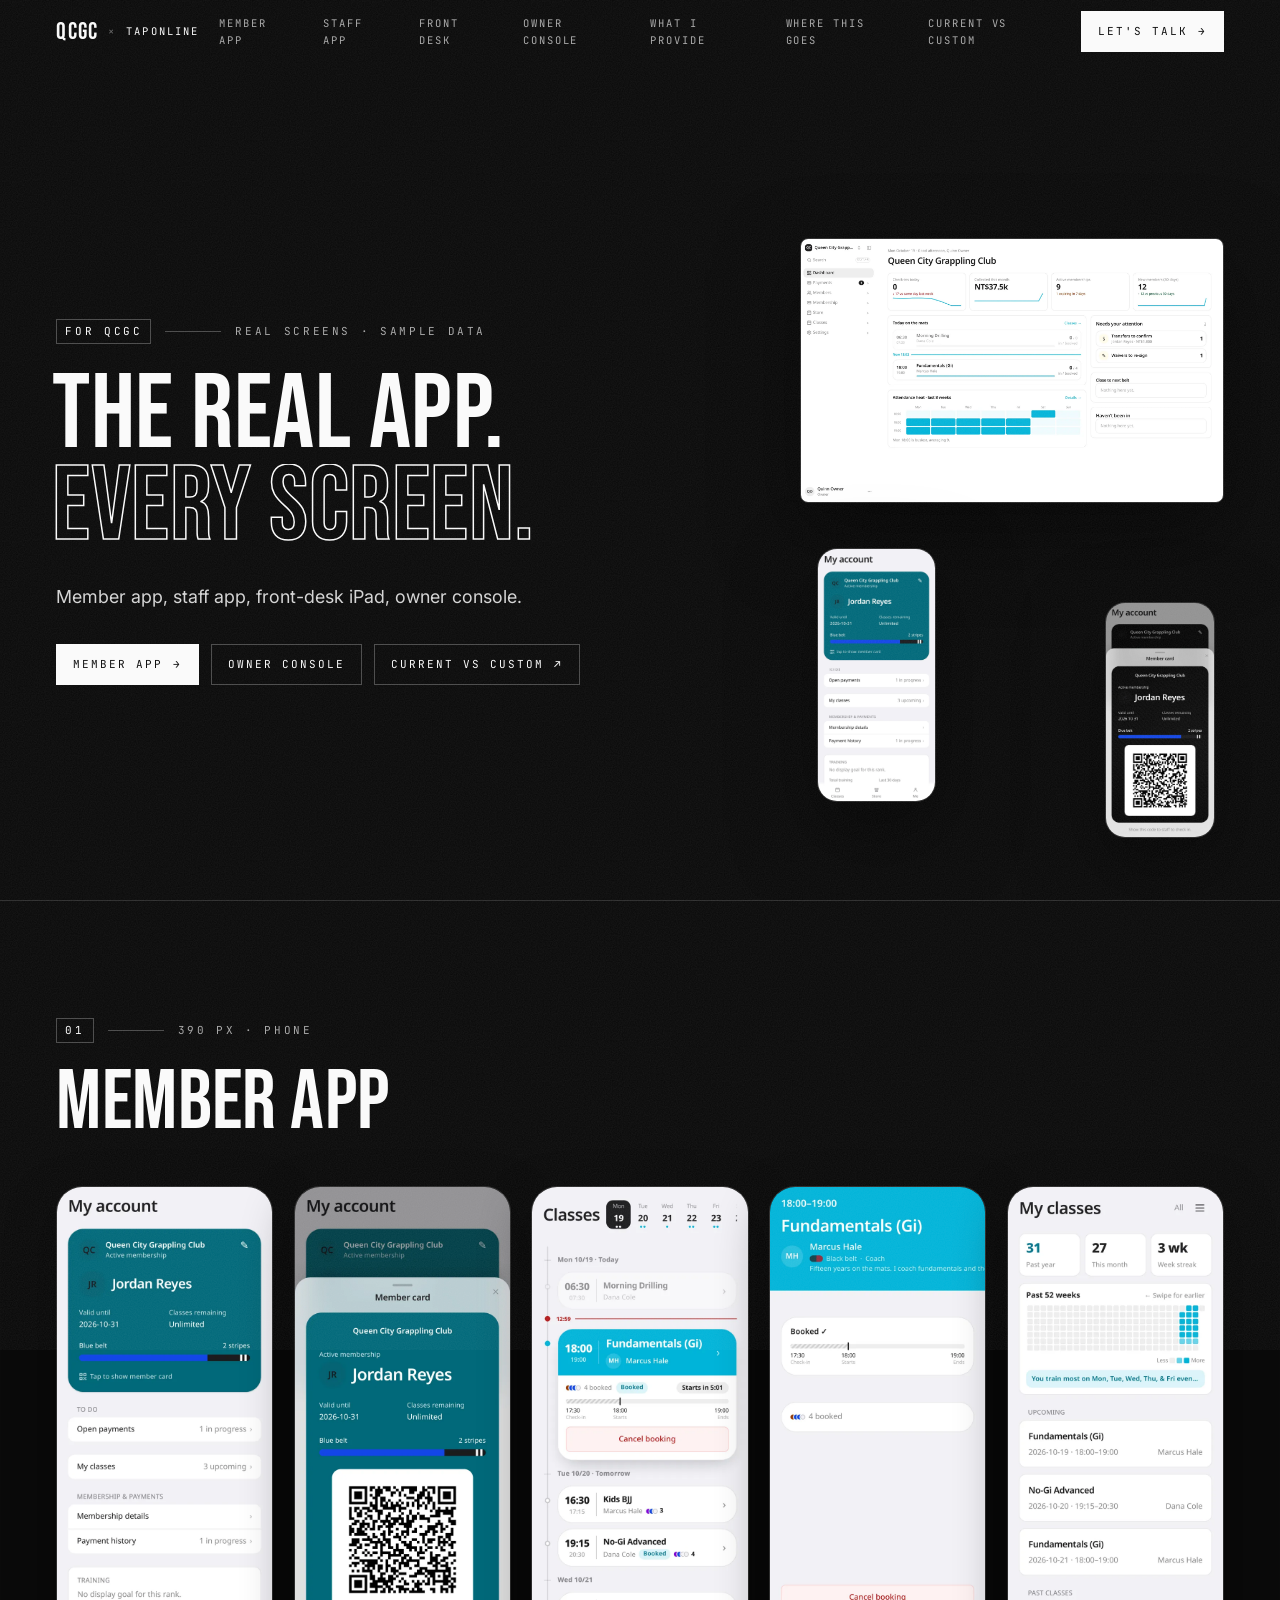
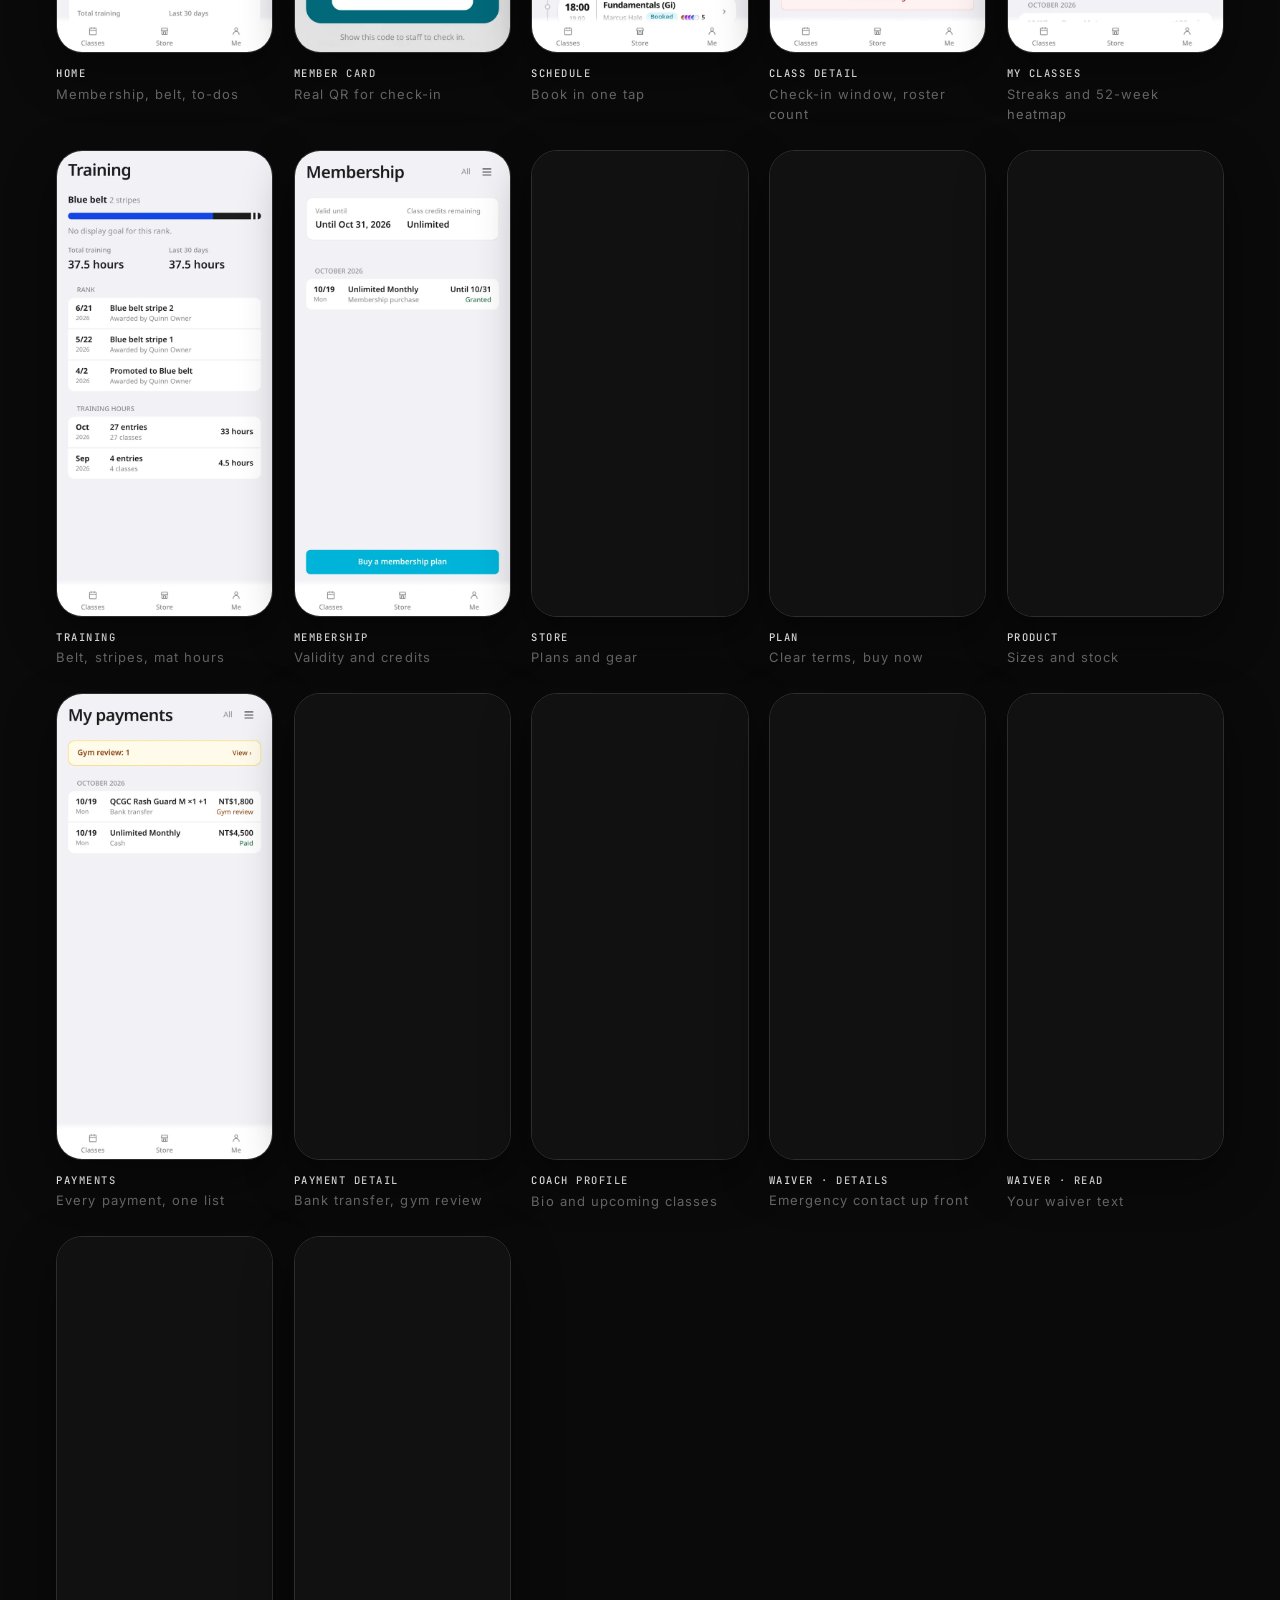
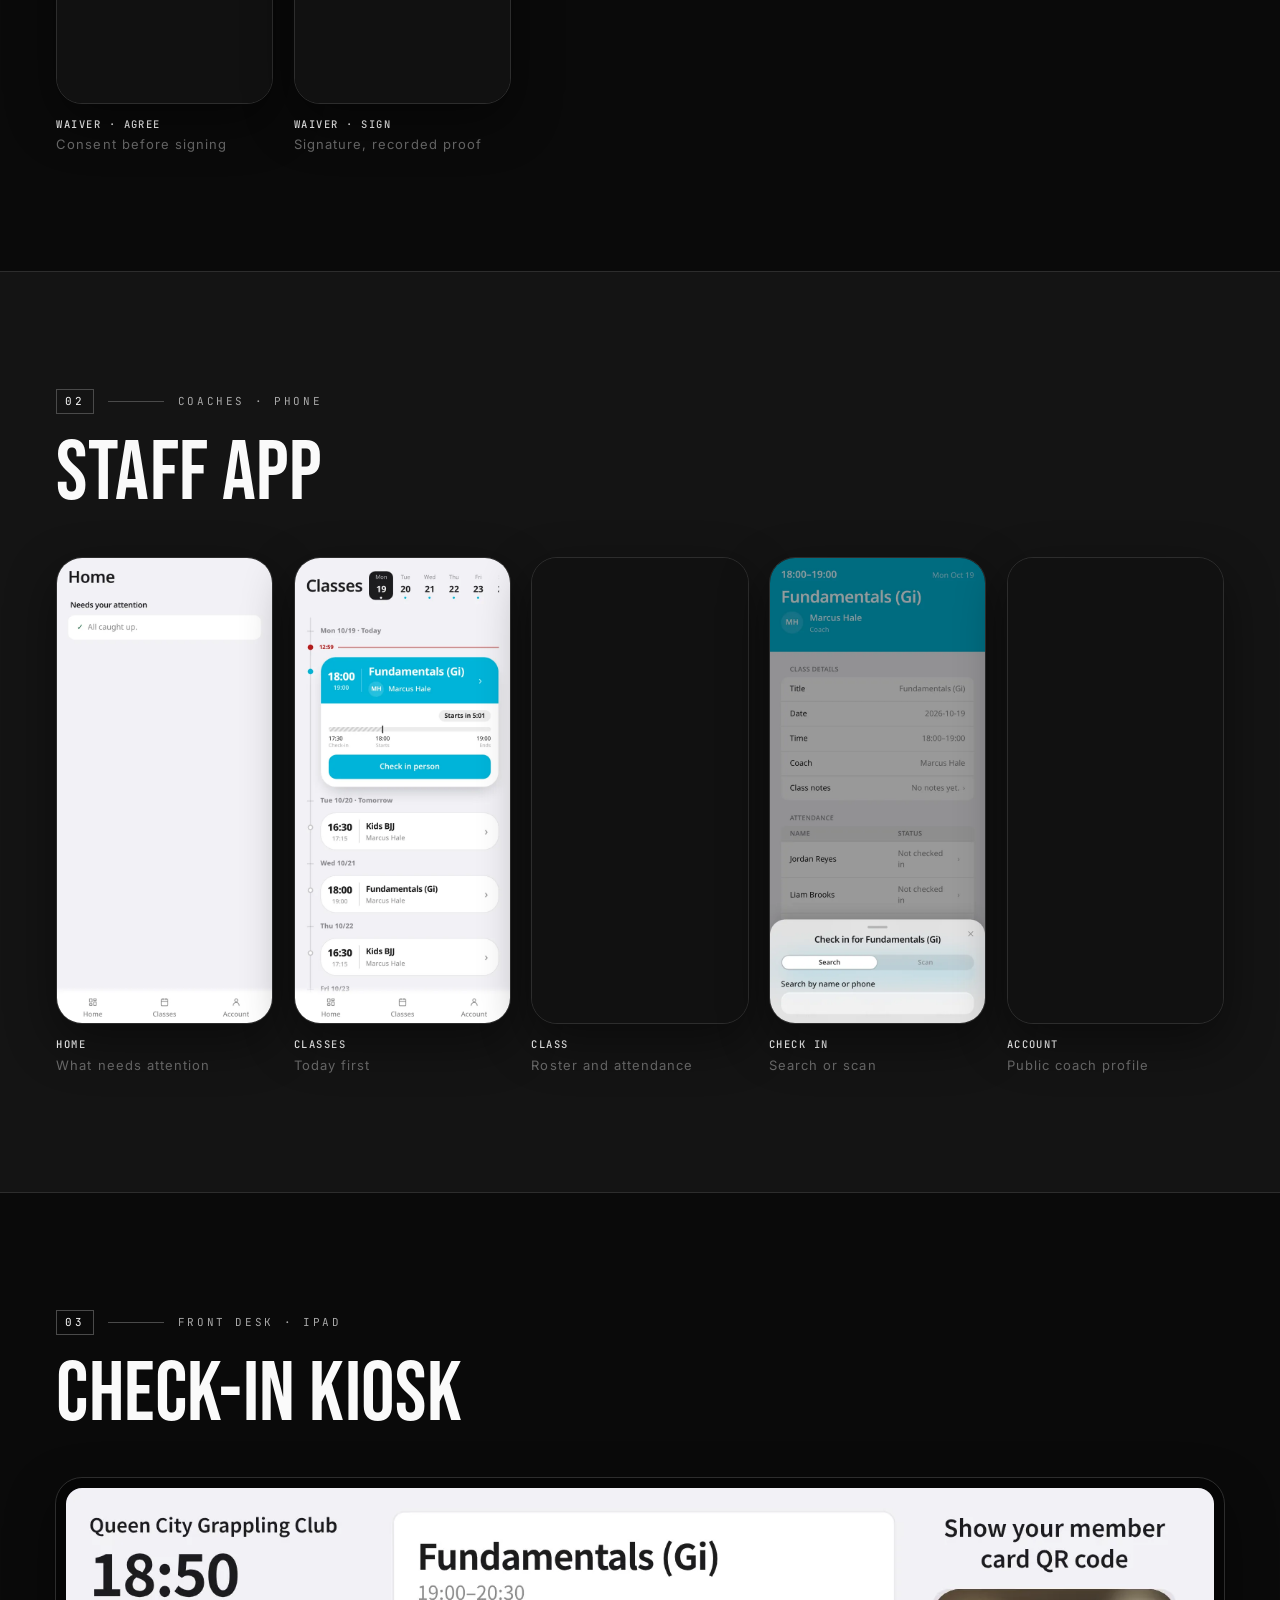
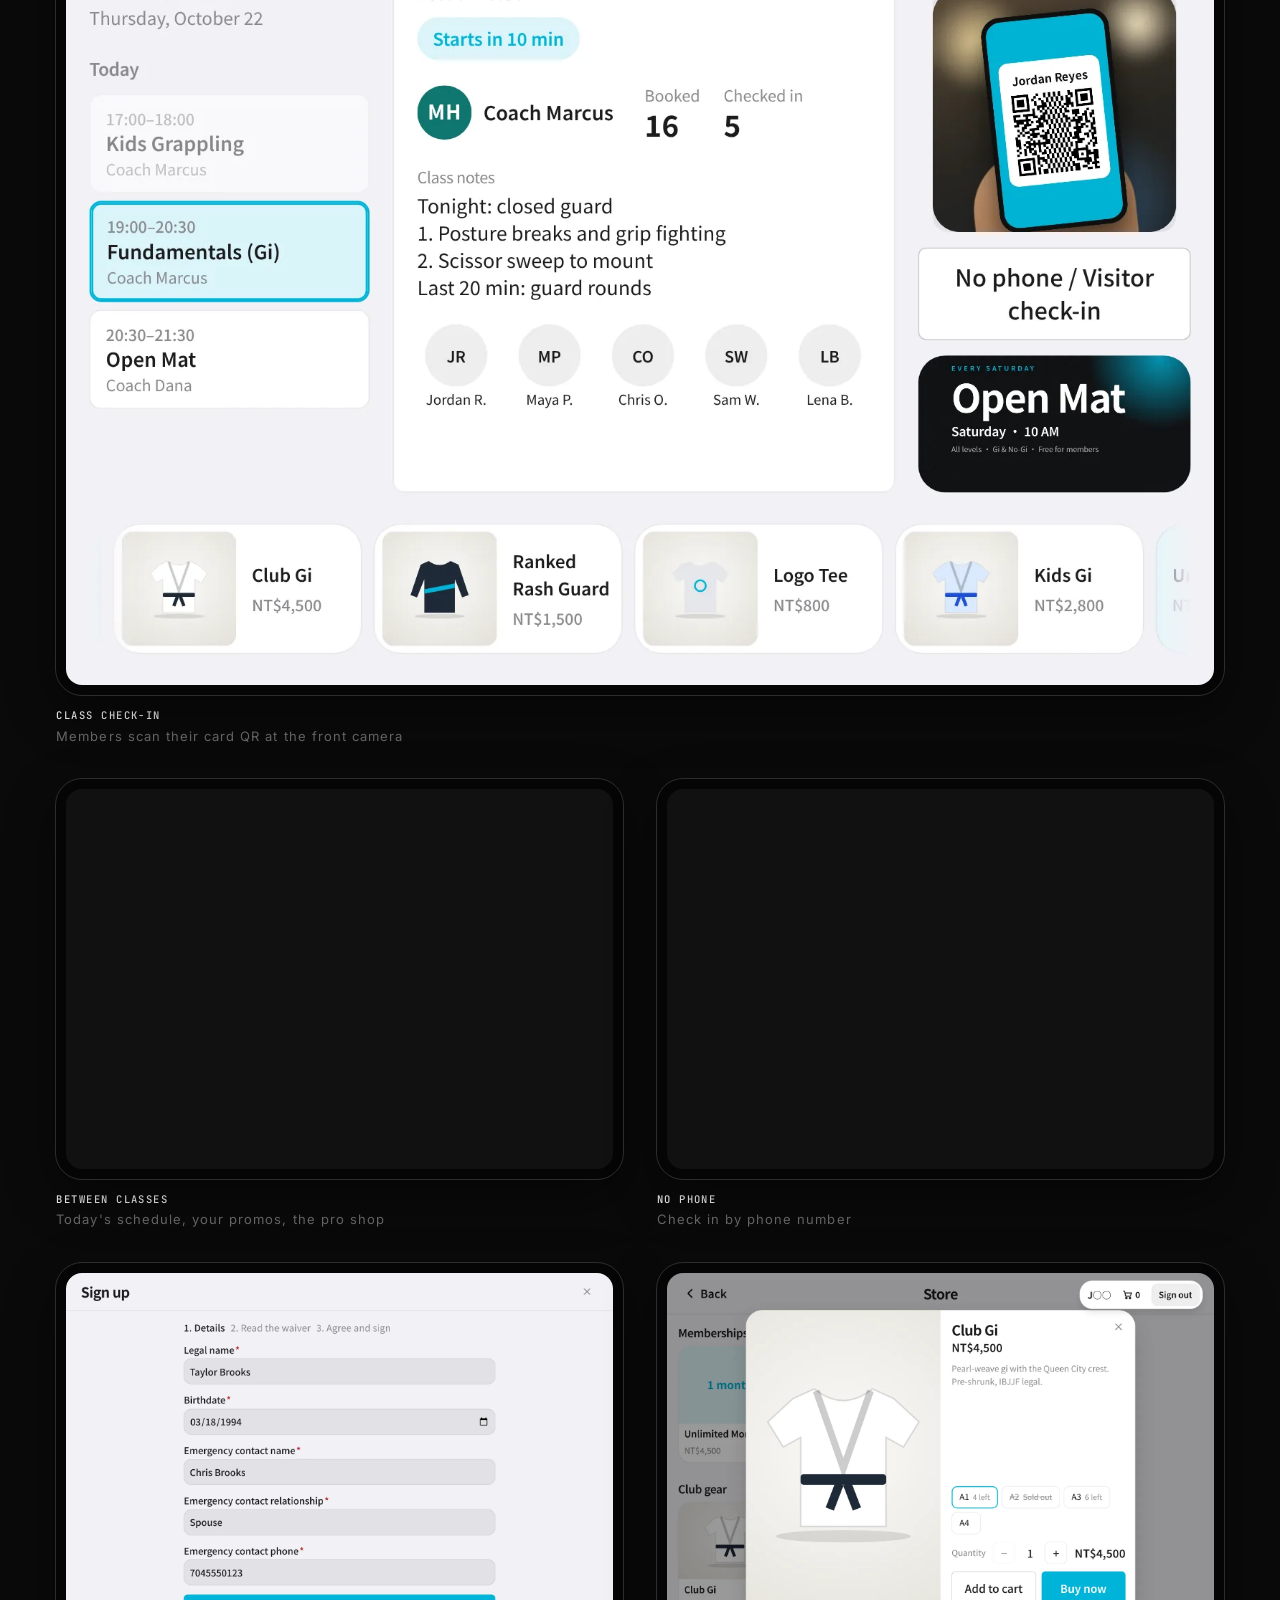
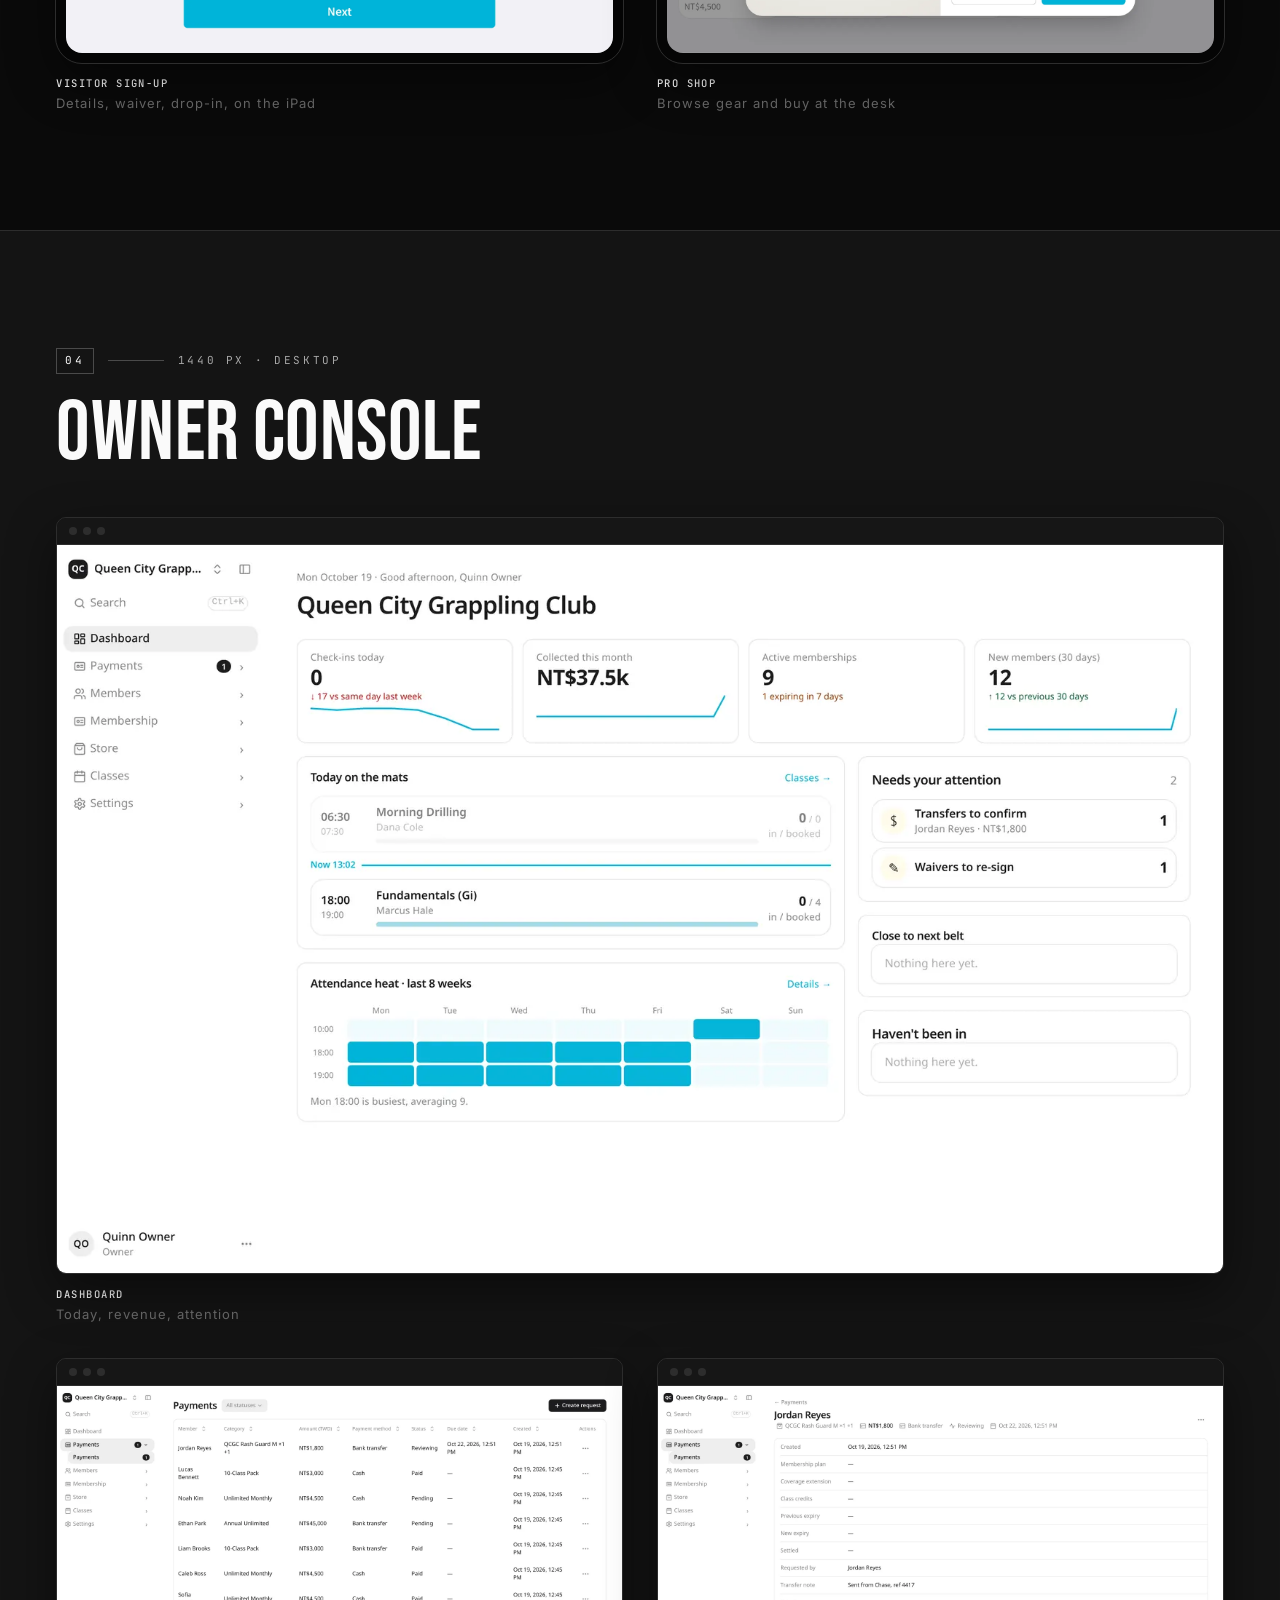
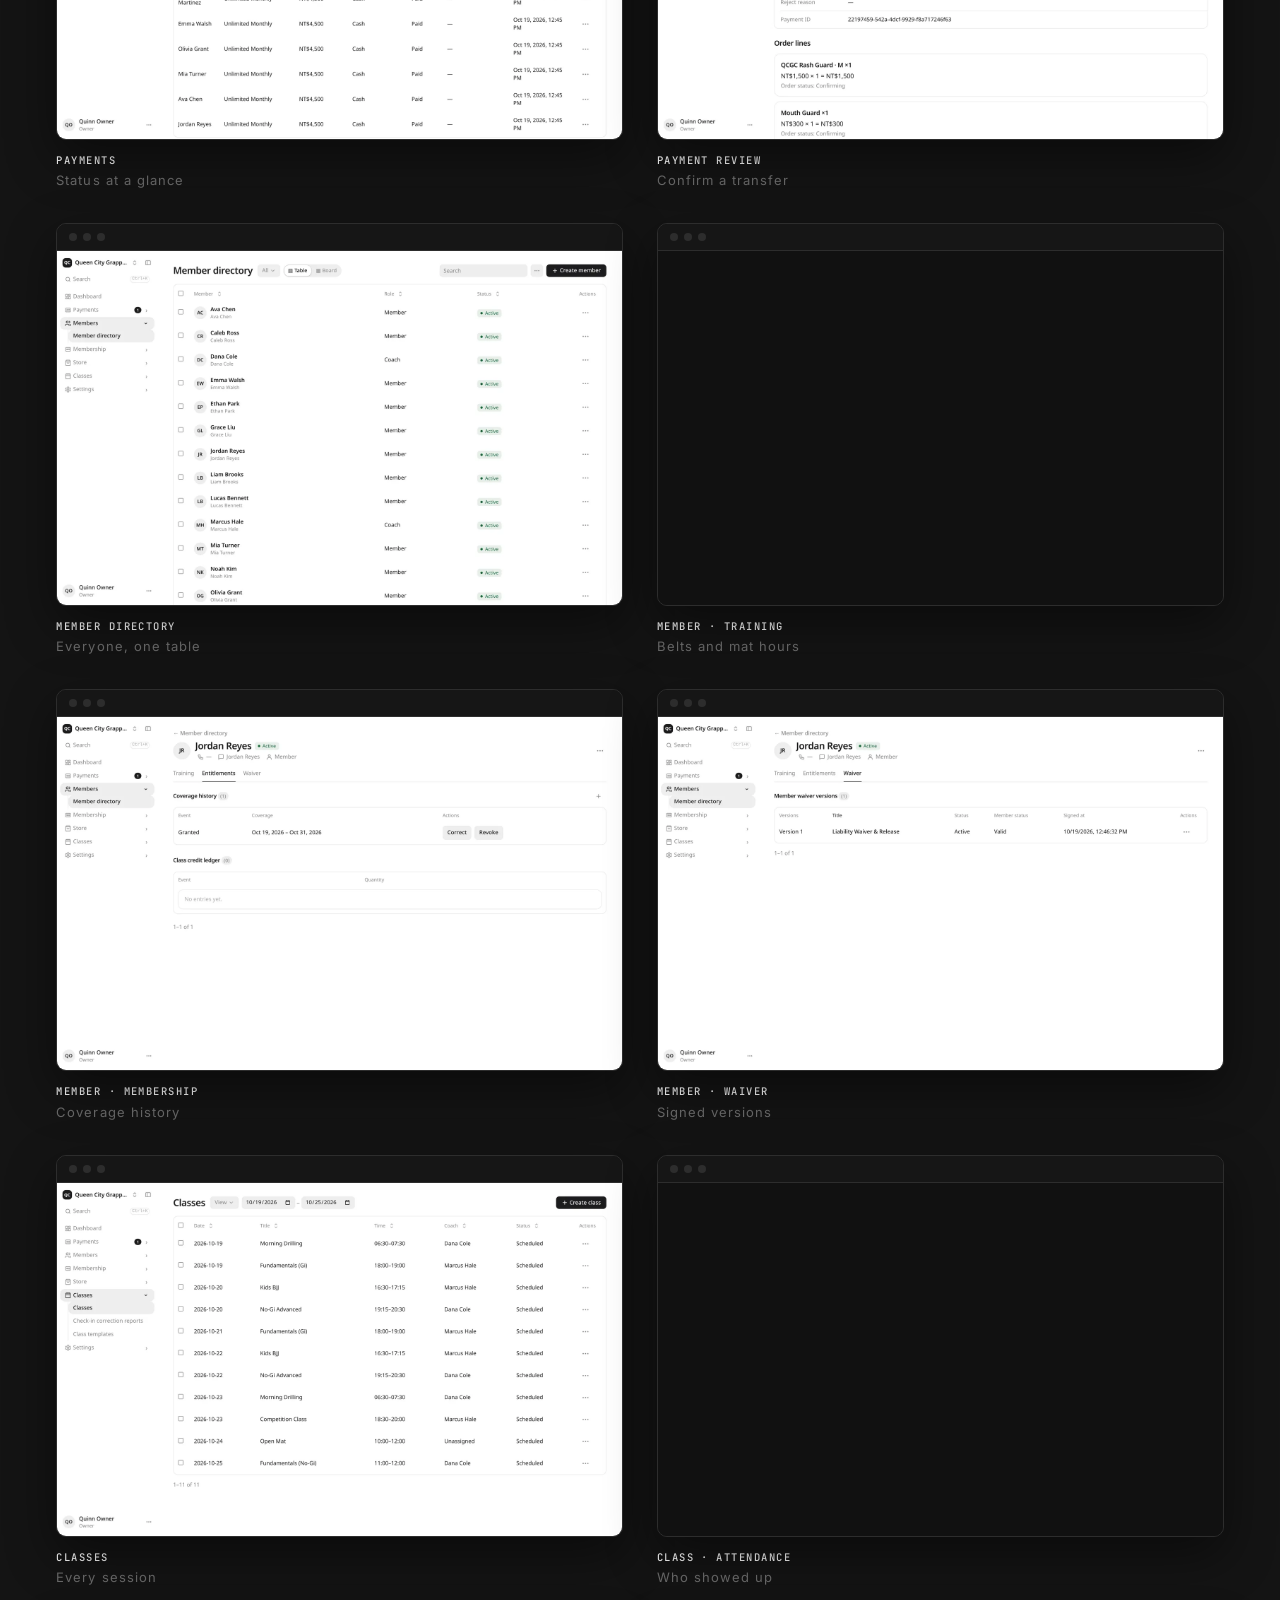
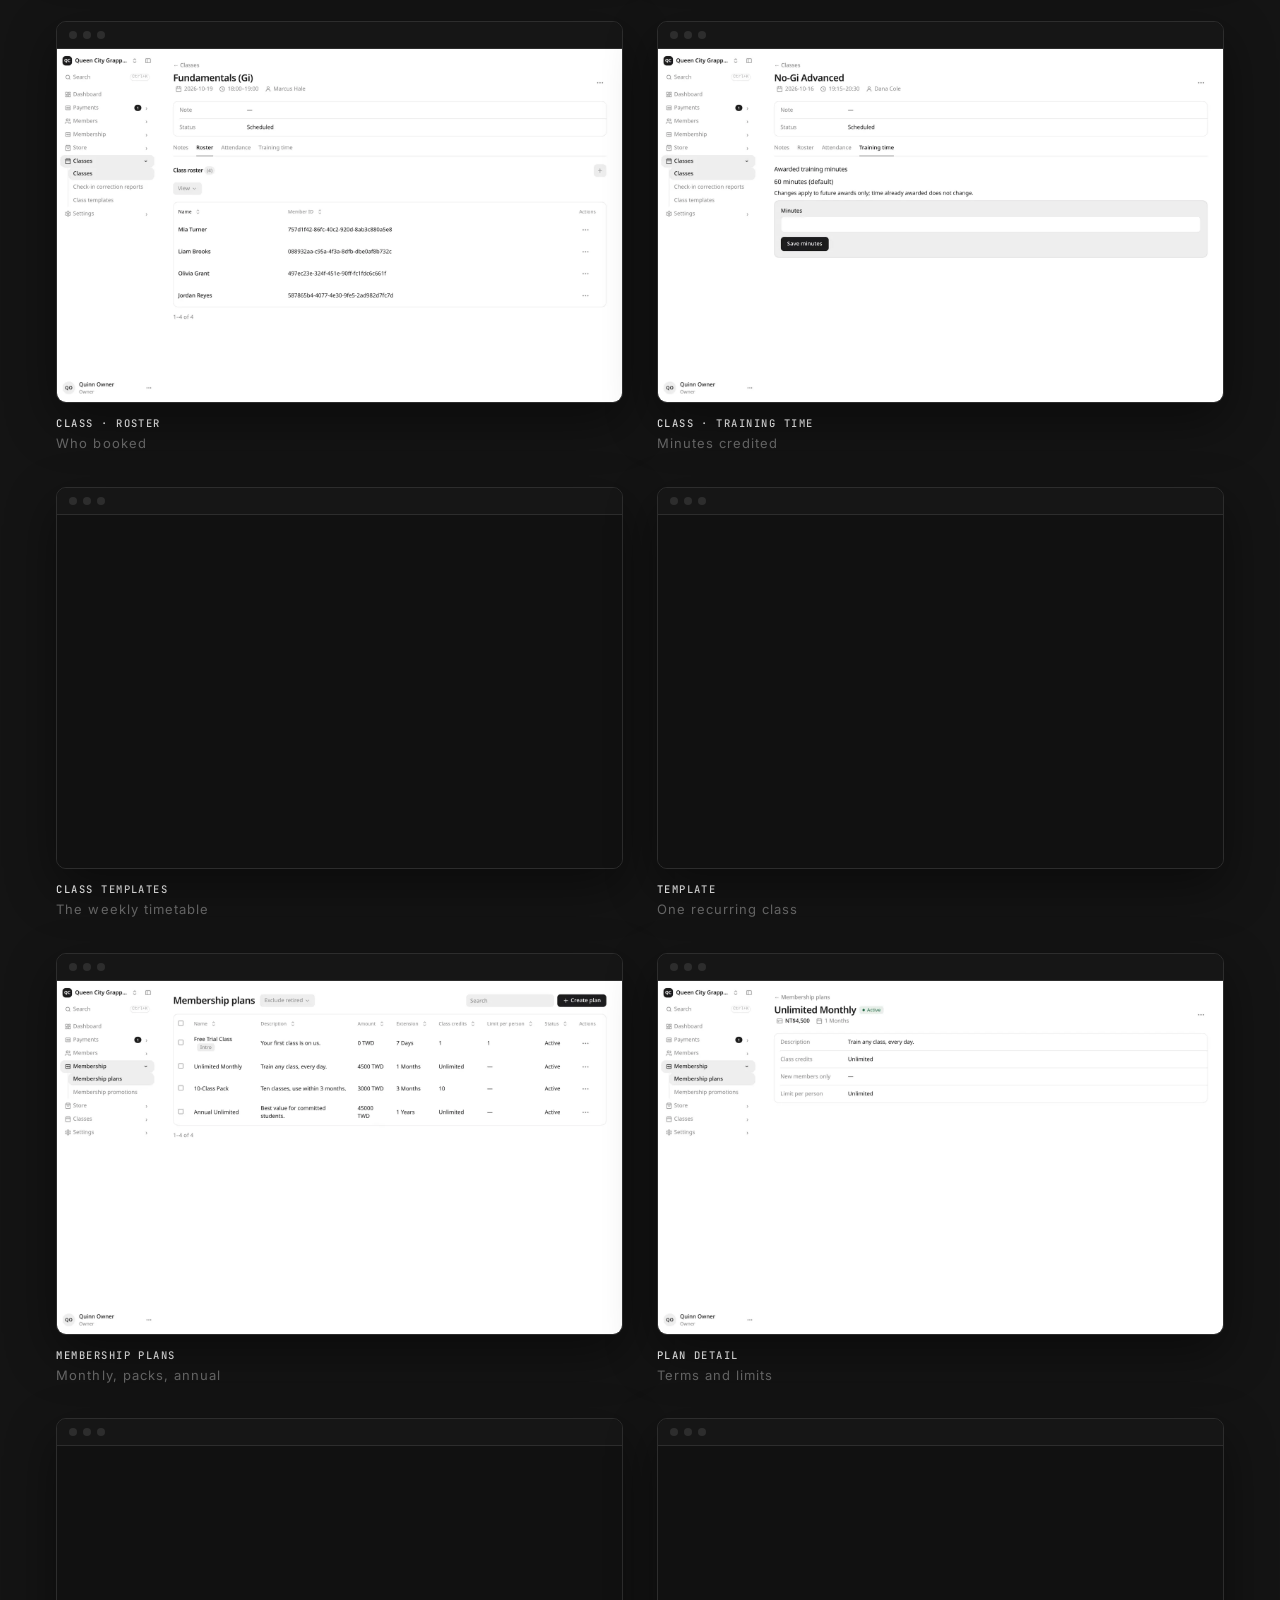
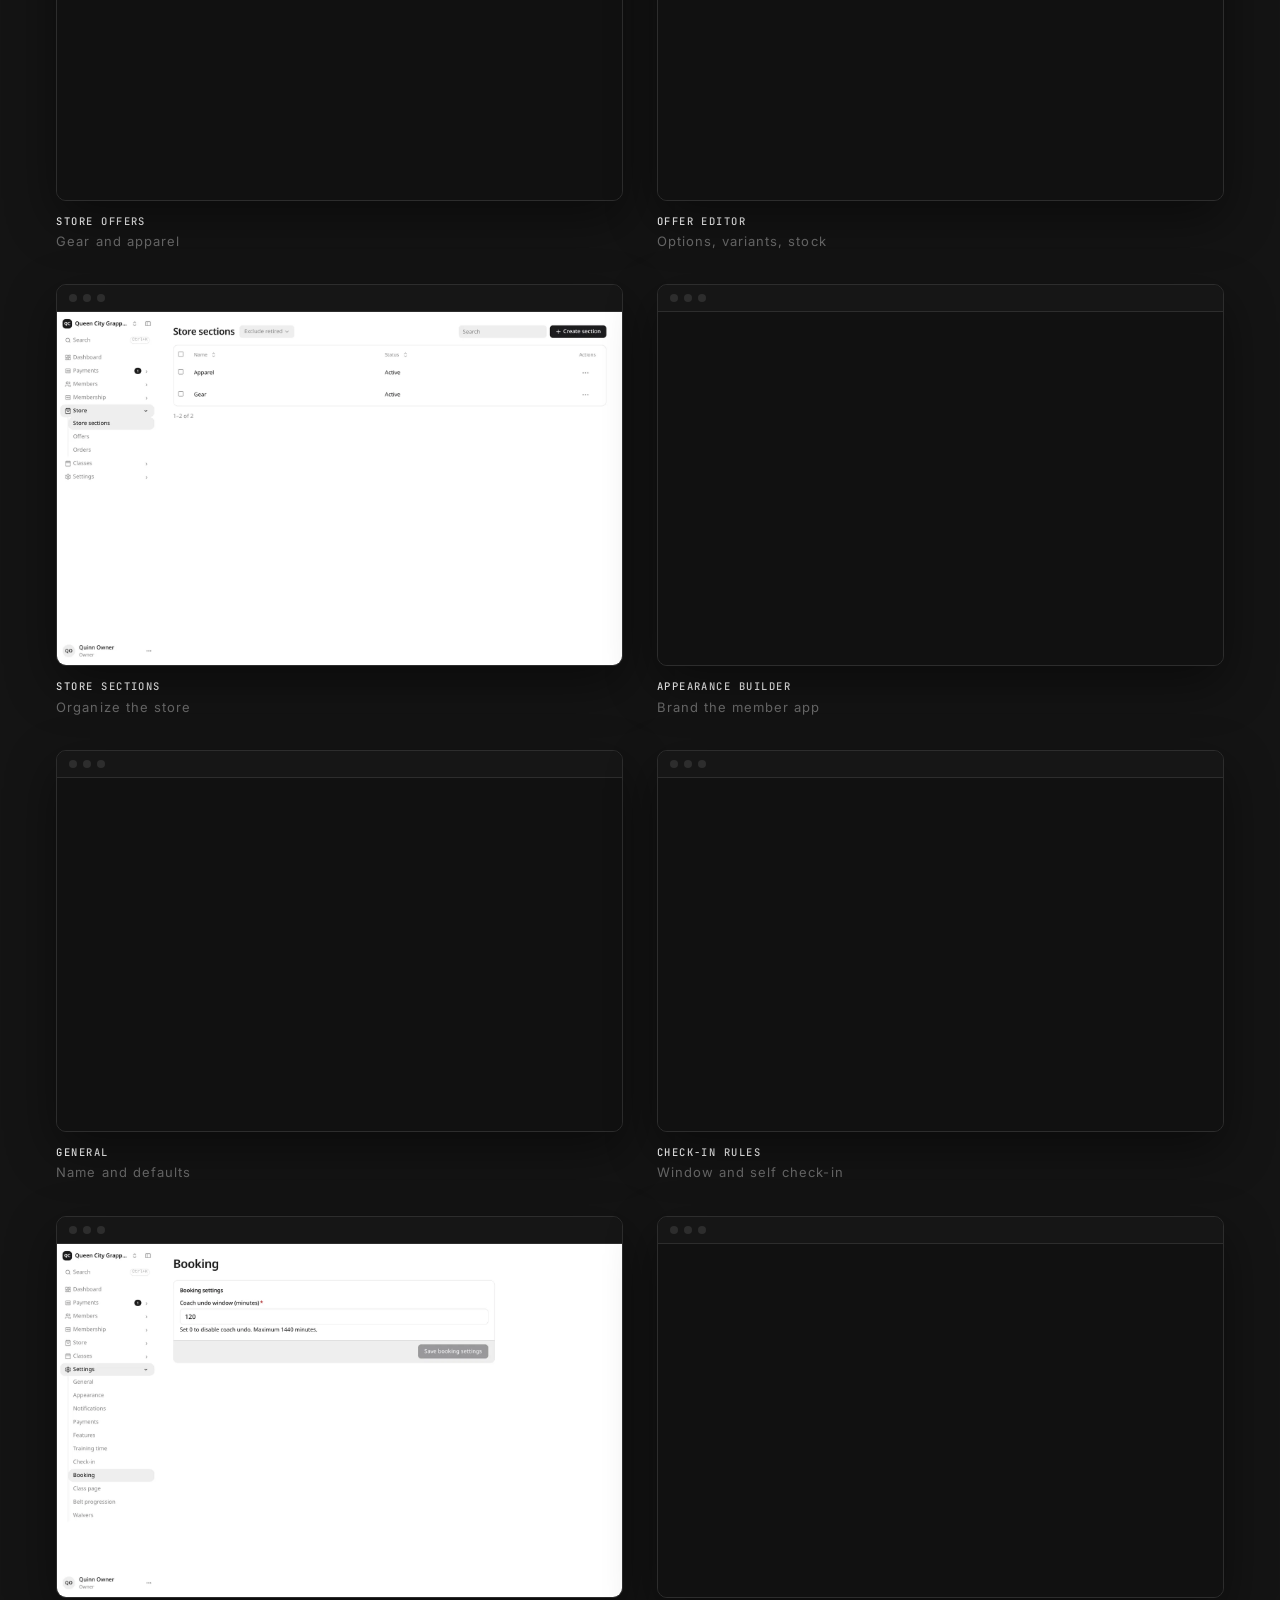
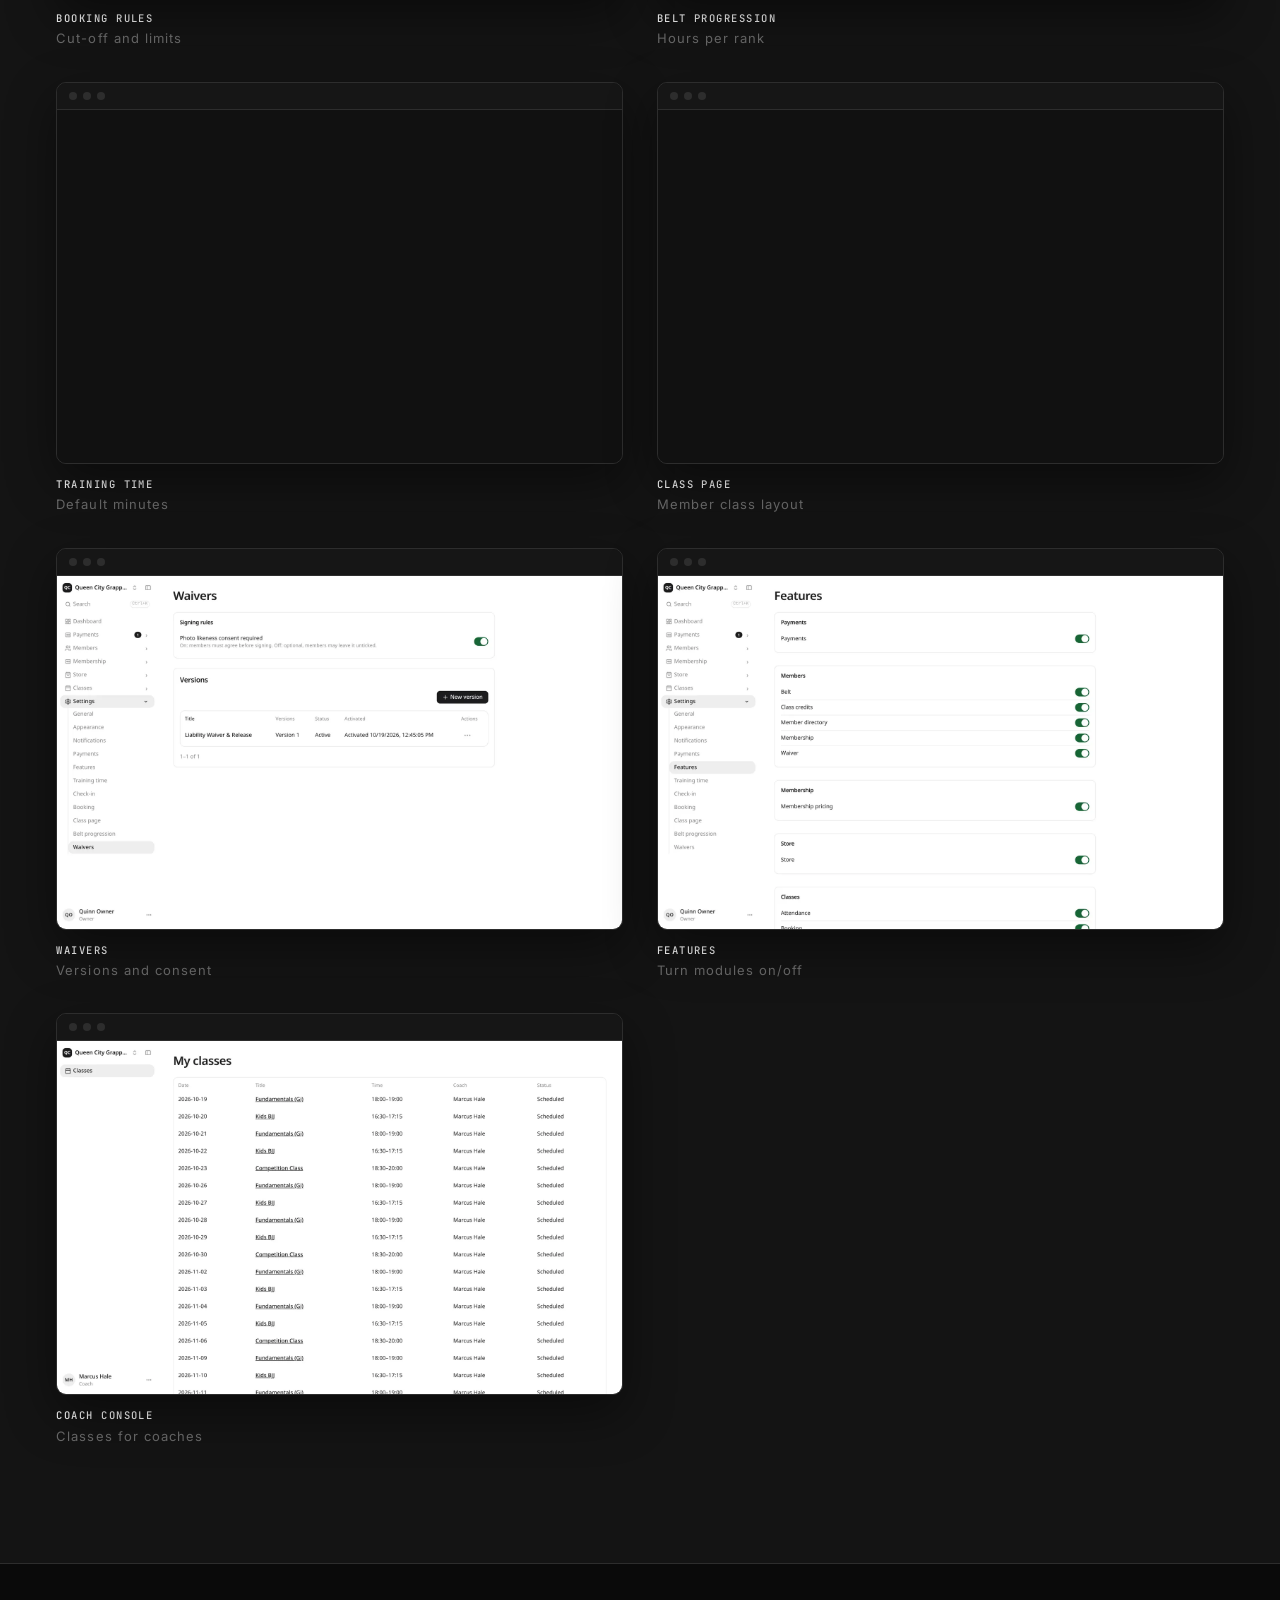
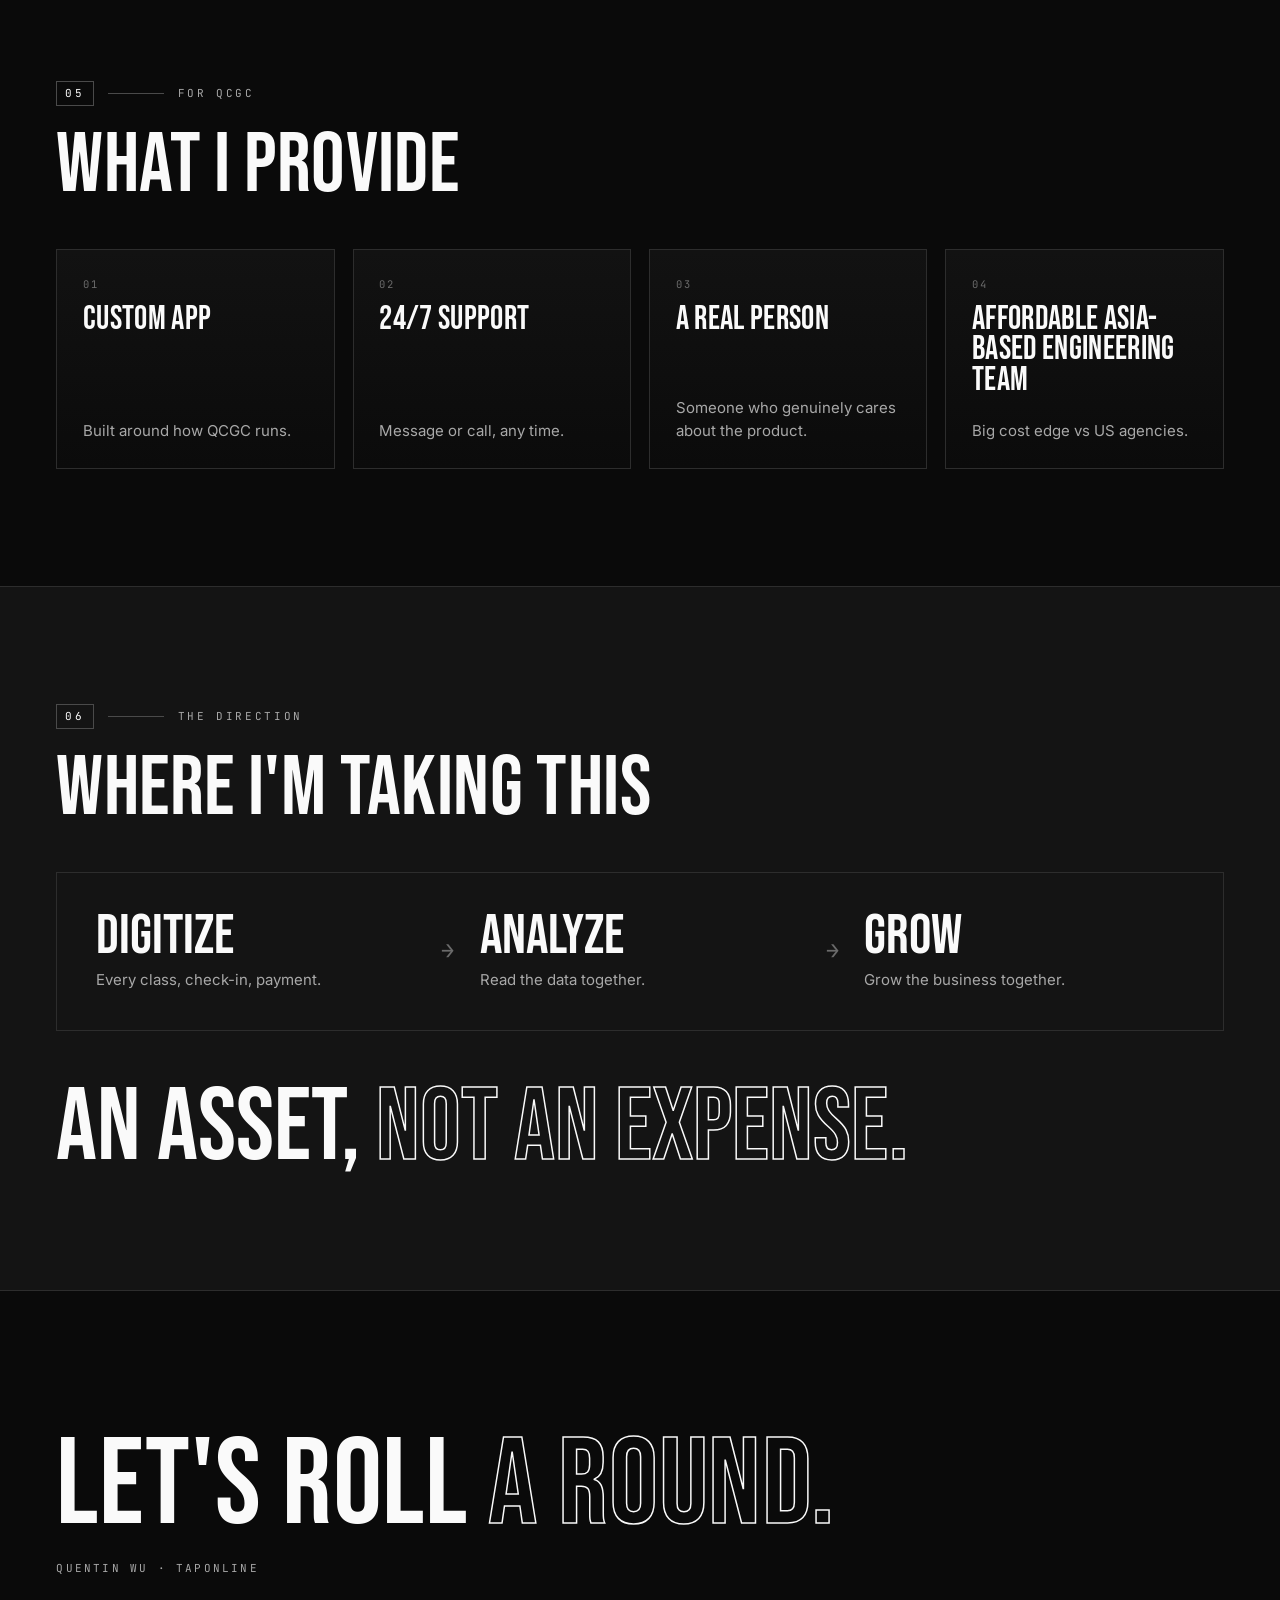
<file: index.html>
<!doctype html>
<html lang="en" class="no-js">
<head>
<meta charset="utf-8">
<meta name="viewport" content="width=device-width, initial-scale=1, viewport-fit=cover">
<title>TapOnline × Queen City Grappling Club · the real app</title>
<meta name="description" content="Real screenshots of the TapOnline member app, staff app, front-desk iPad and owner console, with sample data. Prepared for Queen City Grappling Club.">
<meta name="robots" content="noindex, nofollow">
<meta name="theme-color" content="#0a0a0a">
<link rel="icon" href="favicon.svg" type="image/svg+xml">
<link rel="preconnect" href="https://fonts.googleapis.com">
<link rel="preconnect" href="https://fonts.gstatic.com" crossorigin>
<link href="https://fonts.googleapis.com/css2?family=Bebas+Neue&family=Inter:wght@400;500;600;700&family=JetBrains+Mono:wght@400;500&display=swap" rel="stylesheet">
<link rel="stylesheet" href="styles.css">
<link rel="stylesheet" href="pages.css">
<script>document.documentElement.classList.remove("no-js");document.documentElement.classList.add("js");</script>
</head>
<body>
<a class="skip" href="#main">Skip to content</a>
<div class="progress" aria-hidden="true"><span></span></div>
<div class="grain" aria-hidden="true"></div>
<header class="nav" id="nav">
  <a class="brandmark" href="index.html#top" aria-label="Home"><b>QCGC</b><span class="x">×</span><span>TapOnline</span></a>
  <nav aria-label="Sections"><ul id="navlist"><li><a href="#member">Member app</a></li><li><a href="#staff">Staff app</a></li><li><a href="#kiosk">Front desk</a></li><li><a href="#owner">Owner console</a></li><li><a href="#provide">What I provide</a></li><li><a href="#vision">Where this goes</a></li><li><a href="compare.html">Current vs Custom</a></li></ul></nav>
  <a class="cta-btn" href="#contact">Let's talk <span class="ar">→</span></a>
  <button class="nav-toggle" aria-expanded="false" aria-controls="navlist">Menu</button>
</header>
<main id="main">
<section class="hero hero-shots" id="top" aria-labelledby="hero-t"><div class="wrap">
<div><p class="eyebrow" data-a><span class="idx">For QCGC</span><span class="rule"></span>Real screens · sample data</p>
<h1 class="h-hero" id="hero-t" data-split><span class="row">The real app.</span><span class="row outline">Every screen.</span></h1>
<p class="lede" data-a style="--d:5">Member app, staff app, front-desk iPad, owner console.</p>
<div class="actions" data-a style="--d:7"><a class="cta-btn" href="#member">Member app <span class="ar">→</span></a><a class="cta-btn ghost" href="#owner">Owner console</a><a class="cta-btn ghost" href="compare.html">Current vs Custom <span class="ar">↗</span></a></div></div>
<div class="hero-pair" aria-hidden="true"><img class="hp1" src="img/cur/home.webp" width="600" height="1298" alt=""><img class="hp2" src="img/own/dashboard.webp" width="1600" height="1000" alt=""><img class="hp3" src="img/cus/card.webp" width="600" height="1298" alt=""></div>
</div></section>
<section class="sec" id="member" aria-labelledby="member-t"><div class="wrap"><div class="shead"><p class="eyebrow" data-a><span class="idx">01</span><span class="rule"></span>390 px · phone</p><h2 class="h-l" id="member-t" data-a>Member app</h2></div>
<div class="phones"><figure class="shot ph-shot" data-a><button class="zoom" type="button" data-full="img/cur/home.webp" aria-label="Enlarge Home"><img src="img/cur/home.webp" width="600" height="1298" alt="Home screen" decoding="async"></button><figcaption><b>Home</b><span>Membership, belt, to-dos</span></figcaption></figure><figure class="shot ph-shot" data-a><button class="zoom" type="button" data-full="img/cur/card.webp" aria-label="Enlarge Member card"><img src="img/cur/card.webp" width="600" height="1298" alt="Member card screen" decoding="async"></button><figcaption><b>Member card</b><span>Real QR for check-in</span></figcaption></figure><figure class="shot ph-shot" data-a><button class="zoom" type="button" data-full="img/cur/classes.webp" aria-label="Enlarge Schedule"><img src="img/cur/classes.webp" width="600" height="1298" alt="Schedule screen" decoding="async"></button><figcaption><b>Schedule</b><span>Book in one tap</span></figcaption></figure><figure class="shot ph-shot" data-a><button class="zoom" type="button" data-full="img/cur/class.webp" aria-label="Enlarge Class detail"><img src="img/cur/class.webp" width="600" height="1298" alt="Class detail screen" decoding="async"></button><figcaption><b>Class detail</b><span>Check-in window, roster count</span></figcaption></figure><figure class="shot ph-shot" data-a><button class="zoom" type="button" data-full="img/cur/myclasses.webp" aria-label="Enlarge My classes"><img src="img/cur/myclasses.webp" width="600" height="1298" alt="My classes screen" loading="lazy" decoding="async"></button><figcaption><b>My classes</b><span>Streaks and 52-week heatmap</span></figcaption></figure><figure class="shot ph-shot" data-a><button class="zoom" type="button" data-full="img/cur/training.webp" aria-label="Enlarge Training"><img src="img/cur/training.webp" width="600" height="1298" alt="Training screen" loading="lazy" decoding="async"></button><figcaption><b>Training</b><span>Belt, stripes, mat hours</span></figcaption></figure><figure class="shot ph-shot" data-a><button class="zoom" type="button" data-full="img/cur/membership.webp" aria-label="Enlarge Membership"><img src="img/cur/membership.webp" width="600" height="1298" alt="Membership screen" loading="lazy" decoding="async"></button><figcaption><b>Membership</b><span>Validity and credits</span></figcaption></figure><figure class="shot ph-shot" data-a><button class="zoom" type="button" data-full="img/cur/store.webp" aria-label="Enlarge Store"><img src="img/cur/store.webp" width="600" height="1298" alt="Store screen" loading="lazy" decoding="async"></button><figcaption><b>Store</b><span>Plans and gear</span></figcaption></figure><figure class="shot ph-shot" data-a><button class="zoom" type="button" data-full="img/cur/plan.webp" aria-label="Enlarge Plan"><img src="img/cur/plan.webp" width="600" height="1298" alt="Plan screen" loading="lazy" decoding="async"></button><figcaption><b>Plan</b><span>Clear terms, buy now</span></figcaption></figure><figure class="shot ph-shot" data-a><button class="zoom" type="button" data-full="img/cur/offer.webp" aria-label="Enlarge Product"><img src="img/cur/offer.webp" width="600" height="1298" alt="Product screen" loading="lazy" decoding="async"></button><figcaption><b>Product</b><span>Sizes and stock</span></figcaption></figure><figure class="shot ph-shot" data-a><button class="zoom" type="button" data-full="img/cur/payments.webp" aria-label="Enlarge Payments"><img src="img/cur/payments.webp" width="600" height="1298" alt="Payments screen" loading="lazy" decoding="async"></button><figcaption><b>Payments</b><span>Every payment, one list</span></figcaption></figure><figure class="shot ph-shot" data-a><button class="zoom" type="button" data-full="img/cur/payment.webp" aria-label="Enlarge Payment detail"><img src="img/cur/payment.webp" width="600" height="1298" alt="Payment detail screen" loading="lazy" decoding="async"></button><figcaption><b>Payment detail</b><span>Bank transfer, gym review</span></figcaption></figure><figure class="shot ph-shot" data-a><button class="zoom" type="button" data-full="img/cur/coach.webp" aria-label="Enlarge Coach profile"><img src="img/cur/coach.webp" width="600" height="1298" alt="Coach profile screen" loading="lazy" decoding="async"></button><figcaption><b>Coach profile</b><span>Bio and upcoming classes</span></figcaption></figure><figure class="shot ph-shot" data-a><button class="zoom" type="button" data-full="img/cur/waiver1.webp" aria-label="Enlarge Waiver · details"><img src="img/cur/waiver1.webp" width="600" height="1298" alt="Waiver · details screen" loading="lazy" decoding="async"></button><figcaption><b>Waiver · details</b><span>Emergency contact up front</span></figcaption></figure><figure class="shot ph-shot" data-a><button class="zoom" type="button" data-full="img/cur/waiver2.webp" aria-label="Enlarge Waiver · read"><img src="img/cur/waiver2.webp" width="600" height="1298" alt="Waiver · read screen" loading="lazy" decoding="async"></button><figcaption><b>Waiver · read</b><span>Your waiver text</span></figcaption></figure><figure class="shot ph-shot" data-a><button class="zoom" type="button" data-full="img/cur/waiver3.webp" aria-label="Enlarge Waiver · agree"><img src="img/cur/waiver3.webp" width="600" height="1298" alt="Waiver · agree screen" loading="lazy" decoding="async"></button><figcaption><b>Waiver · agree</b><span>Consent before signing</span></figcaption></figure><figure class="shot ph-shot" data-a><button class="zoom" type="button" data-full="img/cur/waiver_sign.webp" aria-label="Enlarge Waiver · sign"><img src="img/cur/waiver_sign.webp" width="600" height="1298" alt="Waiver · sign screen" loading="lazy" decoding="async"></button><figcaption><b>Waiver · sign</b><span>Signature, recorded proof</span></figcaption></figure></div></div></section>
<section class="sec alt" id="staff" aria-labelledby="staff-t"><div class="wrap"><div class="shead"><p class="eyebrow" data-a><span class="idx">02</span><span class="rule"></span>Coaches · phone</p><h2 class="h-l" id="staff-t" data-a>Staff app</h2></div>
<div class="phones five"><figure class="shot ph-shot" data-a><button class="zoom" type="button" data-full="img/cur/staff_home.webp" aria-label="Enlarge Home"><img src="img/cur/staff_home.webp" width="600" height="1298" alt="Home screen" loading="lazy" decoding="async"></button><figcaption><b>Home</b><span>What needs attention</span></figcaption></figure><figure class="shot ph-shot" data-a><button class="zoom" type="button" data-full="img/cur/staff_classes.webp" aria-label="Enlarge Classes"><img src="img/cur/staff_classes.webp" width="600" height="1298" alt="Classes screen" loading="lazy" decoding="async"></button><figcaption><b>Classes</b><span>Today first</span></figcaption></figure><figure class="shot ph-shot" data-a><button class="zoom" type="button" data-full="img/cur/staff_class.webp" aria-label="Enlarge Class"><img src="img/cur/staff_class.webp" width="600" height="1298" alt="Class screen" loading="lazy" decoding="async"></button><figcaption><b>Class</b><span>Roster and attendance</span></figcaption></figure><figure class="shot ph-shot" data-a><button class="zoom" type="button" data-full="img/cur/staff_checkin.webp" aria-label="Enlarge Check in"><img src="img/cur/staff_checkin.webp" width="600" height="1298" alt="Check in screen" loading="lazy" decoding="async"></button><figcaption><b>Check in</b><span>Search or scan</span></figcaption></figure><figure class="shot ph-shot" data-a><button class="zoom" type="button" data-full="img/cur/staff_account.webp" aria-label="Enlarge Account"><img src="img/cur/staff_account.webp" width="600" height="1298" alt="Account screen" loading="lazy" decoding="async"></button><figcaption><b>Account</b><span>Public coach profile</span></figcaption></figure></div></div></section>
<section class="sec" id="kiosk" aria-labelledby="kiosk-t"><div class="wrap"><div class="shead"><p class="eyebrow" data-a><span class="idx">03</span><span class="rule"></span>Front desk · iPad</p><h2 class="h-l" id="kiosk-t" data-a>Check-in kiosk</h2></div>
<div class="desks"><figure class="shot dk-shot ip-shot wide" data-a><button class="zoom" type="button" data-full="img/kiosk/check-in.webp" aria-label="Enlarge Class check-in"><img src="img/kiosk/check-in.webp" width="1600" height="1112" alt="Class check-in screen" loading="lazy" decoding="async"></button><figcaption><b>Class check-in</b><span>Members scan their card QR at the front camera</span></figcaption></figure><figure class="shot dk-shot ip-shot" data-a><button class="zoom" type="button" data-full="img/kiosk/idle.webp" aria-label="Enlarge Between classes"><img src="img/kiosk/idle.webp" width="1600" height="1112" alt="Between classes screen" loading="lazy" decoding="async"></button><figcaption><b>Between classes</b><span>Today's schedule, your promos, the pro shop</span></figcaption></figure><figure class="shot dk-shot ip-shot" data-a><button class="zoom" type="button" data-full="img/kiosk/phone-keypad.webp" aria-label="Enlarge No phone"><img src="img/kiosk/phone-keypad.webp" width="1600" height="1112" alt="No phone screen" loading="lazy" decoding="async"></button><figcaption><b>No phone</b><span>Check in by phone number</span></figcaption></figure><figure class="shot dk-shot ip-shot" data-a><button class="zoom" type="button" data-full="img/kiosk/signup-waiver.webp" aria-label="Enlarge Visitor sign-up"><img src="img/kiosk/signup-waiver.webp" width="1600" height="1112" alt="Visitor sign-up screen" loading="lazy" decoding="async"></button><figcaption><b>Visitor sign-up</b><span>Details, waiver, drop-in, on the iPad</span></figcaption></figure><figure class="shot dk-shot ip-shot" data-a><button class="zoom" type="button" data-full="img/kiosk/store-item.webp" aria-label="Enlarge Pro shop"><img src="img/kiosk/store-item.webp" width="1600" height="1112" alt="Pro shop screen" loading="lazy" decoding="async"></button><figcaption><b>Pro shop</b><span>Browse gear and buy at the desk</span></figcaption></figure></div>
</div></section>
<section class="sec alt" id="owner" aria-labelledby="owner-t"><div class="wrap"><div class="shead"><p class="eyebrow" data-a><span class="idx">04</span><span class="rule"></span>1440 px · desktop</p><h2 class="h-l" id="owner-t" data-a>Owner console</h2></div>
<div class="desks"><figure class="shot dk-shot wide" data-a><button class="zoom" type="button" data-full="img/own/dashboard.webp" aria-label="Enlarge Dashboard"><span class="chrome" aria-hidden="true"><i></i><i></i><i></i></span><img src="img/own/dashboard.webp" width="1600" height="1000" alt="Dashboard screen" loading="lazy" decoding="async"></button><figcaption><b>Dashboard</b><span>Today, revenue, attention</span></figcaption></figure><figure class="shot dk-shot " data-a><button class="zoom" type="button" data-full="img/own/payments.webp" aria-label="Enlarge Payments"><span class="chrome" aria-hidden="true"><i></i><i></i><i></i></span><img src="img/own/payments.webp" width="1600" height="1000" alt="Payments screen" loading="lazy" decoding="async"></button><figcaption><b>Payments</b><span>Status at a glance</span></figcaption></figure><figure class="shot dk-shot " data-a><button class="zoom" type="button" data-full="img/own/payment.webp" aria-label="Enlarge Payment review"><span class="chrome" aria-hidden="true"><i></i><i></i><i></i></span><img src="img/own/payment.webp" width="1600" height="1000" alt="Payment review screen" loading="lazy" decoding="async"></button><figcaption><b>Payment review</b><span>Confirm a transfer</span></figcaption></figure><figure class="shot dk-shot " data-a><button class="zoom" type="button" data-full="img/own/members.webp" aria-label="Enlarge Member directory"><span class="chrome" aria-hidden="true"><i></i><i></i><i></i></span><img src="img/own/members.webp" width="1600" height="1000" alt="Member directory screen" loading="lazy" decoding="async"></button><figcaption><b>Member directory</b><span>Everyone, one table</span></figcaption></figure><figure class="shot dk-shot " data-a><button class="zoom" type="button" data-full="img/own/member.webp" aria-label="Enlarge Member · training"><span class="chrome" aria-hidden="true"><i></i><i></i><i></i></span><img src="img/own/member.webp" width="1600" height="1000" alt="Member · training screen" loading="lazy" decoding="async"></button><figcaption><b>Member · training</b><span>Belts and mat hours</span></figcaption></figure><figure class="shot dk-shot " data-a><button class="zoom" type="button" data-full="img/own/member_membership.webp" aria-label="Enlarge Member · membership"><span class="chrome" aria-hidden="true"><i></i><i></i><i></i></span><img src="img/own/member_membership.webp" width="1600" height="1000" alt="Member · membership screen" loading="lazy" decoding="async"></button><figcaption><b>Member · membership</b><span>Coverage history</span></figcaption></figure><figure class="shot dk-shot " data-a><button class="zoom" type="button" data-full="img/own/member_waiver.webp" aria-label="Enlarge Member · waiver"><span class="chrome" aria-hidden="true"><i></i><i></i><i></i></span><img src="img/own/member_waiver.webp" width="1600" height="1000" alt="Member · waiver screen" loading="lazy" decoding="async"></button><figcaption><b>Member · waiver</b><span>Signed versions</span></figcaption></figure><figure class="shot dk-shot " data-a><button class="zoom" type="button" data-full="img/own/classes.webp" aria-label="Enlarge Classes"><span class="chrome" aria-hidden="true"><i></i><i></i><i></i></span><img src="img/own/classes.webp" width="1600" height="1000" alt="Classes screen" loading="lazy" decoding="async"></button><figcaption><b>Classes</b><span>Every session</span></figcaption></figure><figure class="shot dk-shot " data-a><button class="zoom" type="button" data-full="img/own/class_attendance.webp" aria-label="Enlarge Class · attendance"><span class="chrome" aria-hidden="true"><i></i><i></i><i></i></span><img src="img/own/class_attendance.webp" width="1600" height="1000" alt="Class · attendance screen" loading="lazy" decoding="async"></button><figcaption><b>Class · attendance</b><span>Who showed up</span></figcaption></figure><figure class="shot dk-shot " data-a><button class="zoom" type="button" data-full="img/own/class_roster.webp" aria-label="Enlarge Class · roster"><span class="chrome" aria-hidden="true"><i></i><i></i><i></i></span><img src="img/own/class_roster.webp" width="1600" height="1000" alt="Class · roster screen" loading="lazy" decoding="async"></button><figcaption><b>Class · roster</b><span>Who booked</span></figcaption></figure><figure class="shot dk-shot " data-a><button class="zoom" type="button" data-full="img/own/class_training.webp" aria-label="Enlarge Class · training time"><span class="chrome" aria-hidden="true"><i></i><i></i><i></i></span><img src="img/own/class_training.webp" width="1600" height="1000" alt="Class · training time screen" loading="lazy" decoding="async"></button><figcaption><b>Class · training time</b><span>Minutes credited</span></figcaption></figure><figure class="shot dk-shot " data-a><button class="zoom" type="button" data-full="img/own/templates.webp" aria-label="Enlarge Class templates"><span class="chrome" aria-hidden="true"><i></i><i></i><i></i></span><img src="img/own/templates.webp" width="1600" height="1000" alt="Class templates screen" loading="lazy" decoding="async"></button><figcaption><b>Class templates</b><span>The weekly timetable</span></figcaption></figure><figure class="shot dk-shot " data-a><button class="zoom" type="button" data-full="img/own/template.webp" aria-label="Enlarge Template"><span class="chrome" aria-hidden="true"><i></i><i></i><i></i></span><img src="img/own/template.webp" width="1600" height="1000" alt="Template screen" loading="lazy" decoding="async"></button><figcaption><b>Template</b><span>One recurring class</span></figcaption></figure><figure class="shot dk-shot " data-a><button class="zoom" type="button" data-full="img/own/plans.webp" aria-label="Enlarge Membership plans"><span class="chrome" aria-hidden="true"><i></i><i></i><i></i></span><img src="img/own/plans.webp" width="1600" height="1000" alt="Membership plans screen" loading="lazy" decoding="async"></button><figcaption><b>Membership plans</b><span>Monthly, packs, annual</span></figcaption></figure><figure class="shot dk-shot " data-a><button class="zoom" type="button" data-full="img/own/plan.webp" aria-label="Enlarge Plan detail"><span class="chrome" aria-hidden="true"><i></i><i></i><i></i></span><img src="img/own/plan.webp" width="1600" height="1000" alt="Plan detail screen" loading="lazy" decoding="async"></button><figcaption><b>Plan detail</b><span>Terms and limits</span></figcaption></figure><figure class="shot dk-shot " data-a><button class="zoom" type="button" data-full="img/own/offers.webp" aria-label="Enlarge Store offers"><span class="chrome" aria-hidden="true"><i></i><i></i><i></i></span><img src="img/own/offers.webp" width="1600" height="1000" alt="Store offers screen" loading="lazy" decoding="async"></button><figcaption><b>Store offers</b><span>Gear and apparel</span></figcaption></figure><figure class="shot dk-shot " data-a><button class="zoom" type="button" data-full="img/own/offer.webp" aria-label="Enlarge Offer editor"><span class="chrome" aria-hidden="true"><i></i><i></i><i></i></span><img src="img/own/offer.webp" width="1600" height="1000" alt="Offer editor screen" loading="lazy" decoding="async"></button><figcaption><b>Offer editor</b><span>Options, variants, stock</span></figcaption></figure><figure class="shot dk-shot " data-a><button class="zoom" type="button" data-full="img/own/sections.webp" aria-label="Enlarge Store sections"><span class="chrome" aria-hidden="true"><i></i><i></i><i></i></span><img src="img/own/sections.webp" width="1600" height="1000" alt="Store sections screen" loading="lazy" decoding="async"></button><figcaption><b>Store sections</b><span>Organize the store</span></figcaption></figure><figure class="shot dk-shot " data-a><button class="zoom" type="button" data-full="img/own/appearance.webp" aria-label="Enlarge Appearance builder"><span class="chrome" aria-hidden="true"><i></i><i></i><i></i></span><img src="img/own/appearance.webp" width="1600" height="1000" alt="Appearance builder screen" loading="lazy" decoding="async"></button><figcaption><b>Appearance builder</b><span>Brand the member app</span></figcaption></figure><figure class="shot dk-shot " data-a><button class="zoom" type="button" data-full="img/own/set_general.webp" aria-label="Enlarge General"><span class="chrome" aria-hidden="true"><i></i><i></i><i></i></span><img src="img/own/set_general.webp" width="1600" height="1000" alt="General screen" loading="lazy" decoding="async"></button><figcaption><b>General</b><span>Name and defaults</span></figcaption></figure><figure class="shot dk-shot " data-a><button class="zoom" type="button" data-full="img/own/set_checkin.webp" aria-label="Enlarge Check-in rules"><span class="chrome" aria-hidden="true"><i></i><i></i><i></i></span><img src="img/own/set_checkin.webp" width="1600" height="1000" alt="Check-in rules screen" loading="lazy" decoding="async"></button><figcaption><b>Check-in rules</b><span>Window and self check-in</span></figcaption></figure><figure class="shot dk-shot " data-a><button class="zoom" type="button" data-full="img/own/set_booking.webp" aria-label="Enlarge Booking rules"><span class="chrome" aria-hidden="true"><i></i><i></i><i></i></span><img src="img/own/set_booking.webp" width="1600" height="1000" alt="Booking rules screen" loading="lazy" decoding="async"></button><figcaption><b>Booking rules</b><span>Cut-off and limits</span></figcaption></figure><figure class="shot dk-shot " data-a><button class="zoom" type="button" data-full="img/own/set_belt.webp" aria-label="Enlarge Belt progression"><span class="chrome" aria-hidden="true"><i></i><i></i><i></i></span><img src="img/own/set_belt.webp" width="1600" height="1000" alt="Belt progression screen" loading="lazy" decoding="async"></button><figcaption><b>Belt progression</b><span>Hours per rank</span></figcaption></figure><figure class="shot dk-shot " data-a><button class="zoom" type="button" data-full="img/own/set_training.webp" aria-label="Enlarge Training time"><span class="chrome" aria-hidden="true"><i></i><i></i><i></i></span><img src="img/own/set_training.webp" width="1600" height="1000" alt="Training time screen" loading="lazy" decoding="async"></button><figcaption><b>Training time</b><span>Default minutes</span></figcaption></figure><figure class="shot dk-shot " data-a><button class="zoom" type="button" data-full="img/own/set_classpage.webp" aria-label="Enlarge Class page"><span class="chrome" aria-hidden="true"><i></i><i></i><i></i></span><img src="img/own/set_classpage.webp" width="1600" height="1000" alt="Class page screen" loading="lazy" decoding="async"></button><figcaption><b>Class page</b><span>Member class layout</span></figcaption></figure><figure class="shot dk-shot " data-a><button class="zoom" type="button" data-full="img/own/set_waivers.webp" aria-label="Enlarge Waivers"><span class="chrome" aria-hidden="true"><i></i><i></i><i></i></span><img src="img/own/set_waivers.webp" width="1600" height="1000" alt="Waivers screen" loading="lazy" decoding="async"></button><figcaption><b>Waivers</b><span>Versions and consent</span></figcaption></figure><figure class="shot dk-shot " data-a><button class="zoom" type="button" data-full="img/own/set_features.webp" aria-label="Enlarge Features"><span class="chrome" aria-hidden="true"><i></i><i></i><i></i></span><img src="img/own/set_features.webp" width="1600" height="1000" alt="Features screen" loading="lazy" decoding="async"></button><figcaption><b>Features</b><span>Turn modules on/off</span></figcaption></figure><figure class="shot dk-shot " data-a><button class="zoom" type="button" data-full="img/own/coach_console.webp" aria-label="Enlarge Coach console"><span class="chrome" aria-hidden="true"><i></i><i></i><i></i></span><img src="img/own/coach_console.webp" width="1600" height="1000" alt="Coach console screen" loading="lazy" decoding="async"></button><figcaption><b>Coach console</b><span>Classes for coaches</span></figcaption></figure></div></div></section>
<section class="sec" id="provide" aria-labelledby="provide-t"><div class="wrap"><div class="shead"><p class="eyebrow" data-a><span class="idx">05</span><span class="rule"></span>For QCGC</p><h2 class="h-l" id="provide-t" data-a>What I provide</h2></div>
<div class="prov">
<div class="ptile" data-a><span class="pk">01</span><h3>Custom app</h3><p>Built around how QCGC runs.</p></div>
<div class="ptile" data-a><span class="pk">02</span><h3>24/7 support</h3><p>Message or call, any time.</p></div>
<div class="ptile" data-a><span class="pk">03</span><h3>A real person</h3><p>Someone who genuinely cares about the product.</p></div>
<div class="ptile" data-a><span class="pk">04</span><h3>Affordable Asia-based engineering team</h3><p>Big cost edge vs US agencies.</p></div>
</div></div></section>
<section class="sec alt" id="vision" aria-labelledby="vision-t"><div class="wrap"><div class="shead"><p class="eyebrow" data-a><span class="idx">06</span><span class="rule"></span>The direction</p><h2 class="h-l" id="vision-t" data-a>Where I'm taking this</h2></div>
<div class="flow" data-a><div><b>Digitize</b><span>Every class, check-in, payment.</span></div><i aria-hidden="true">→</i><div><b>Analyze</b><span>Read the data together.</span></div><i aria-hidden="true">→</i><div><b>Grow</b><span>Grow the business together.</span></div></div>
<p class="asset" data-a>An asset, <span class="outline">not an expense.</span></p>
</div></section>
<section class="sec final" id="contact" aria-labelledby="cta-t"><div class="wrap cta-mini">
<h2 class="h-xl" id="cta-t" data-a>Let's roll <span class="outline">a round.</span></h2>
<p class="cta-who" data-a>Quentin Wu · TapOnline</p>
<div class="actions" data-a><a class="cta-btn" href="index.html#member">See the app <span class="ar">→</span></a><a class="cta-btn ghost" href="compare.html">Current vs Custom</a></div>
</div></section>
</main>
<footer><div class="wrap"><div class="foot-line">Real TapOnline screens, sample data. Prepared by Quentin Wu for Queen City Grappling Club. Not affiliated with QCGC.</div><div class="giant" aria-hidden="true">QCGC × TAP</div></div></footer>
<dialog class="lb" id="lb"><button class="lb-x" type="button" aria-label="Close">×</button></dialog>
<script src="site.js" defer></script>
</body>
</html>
</file>
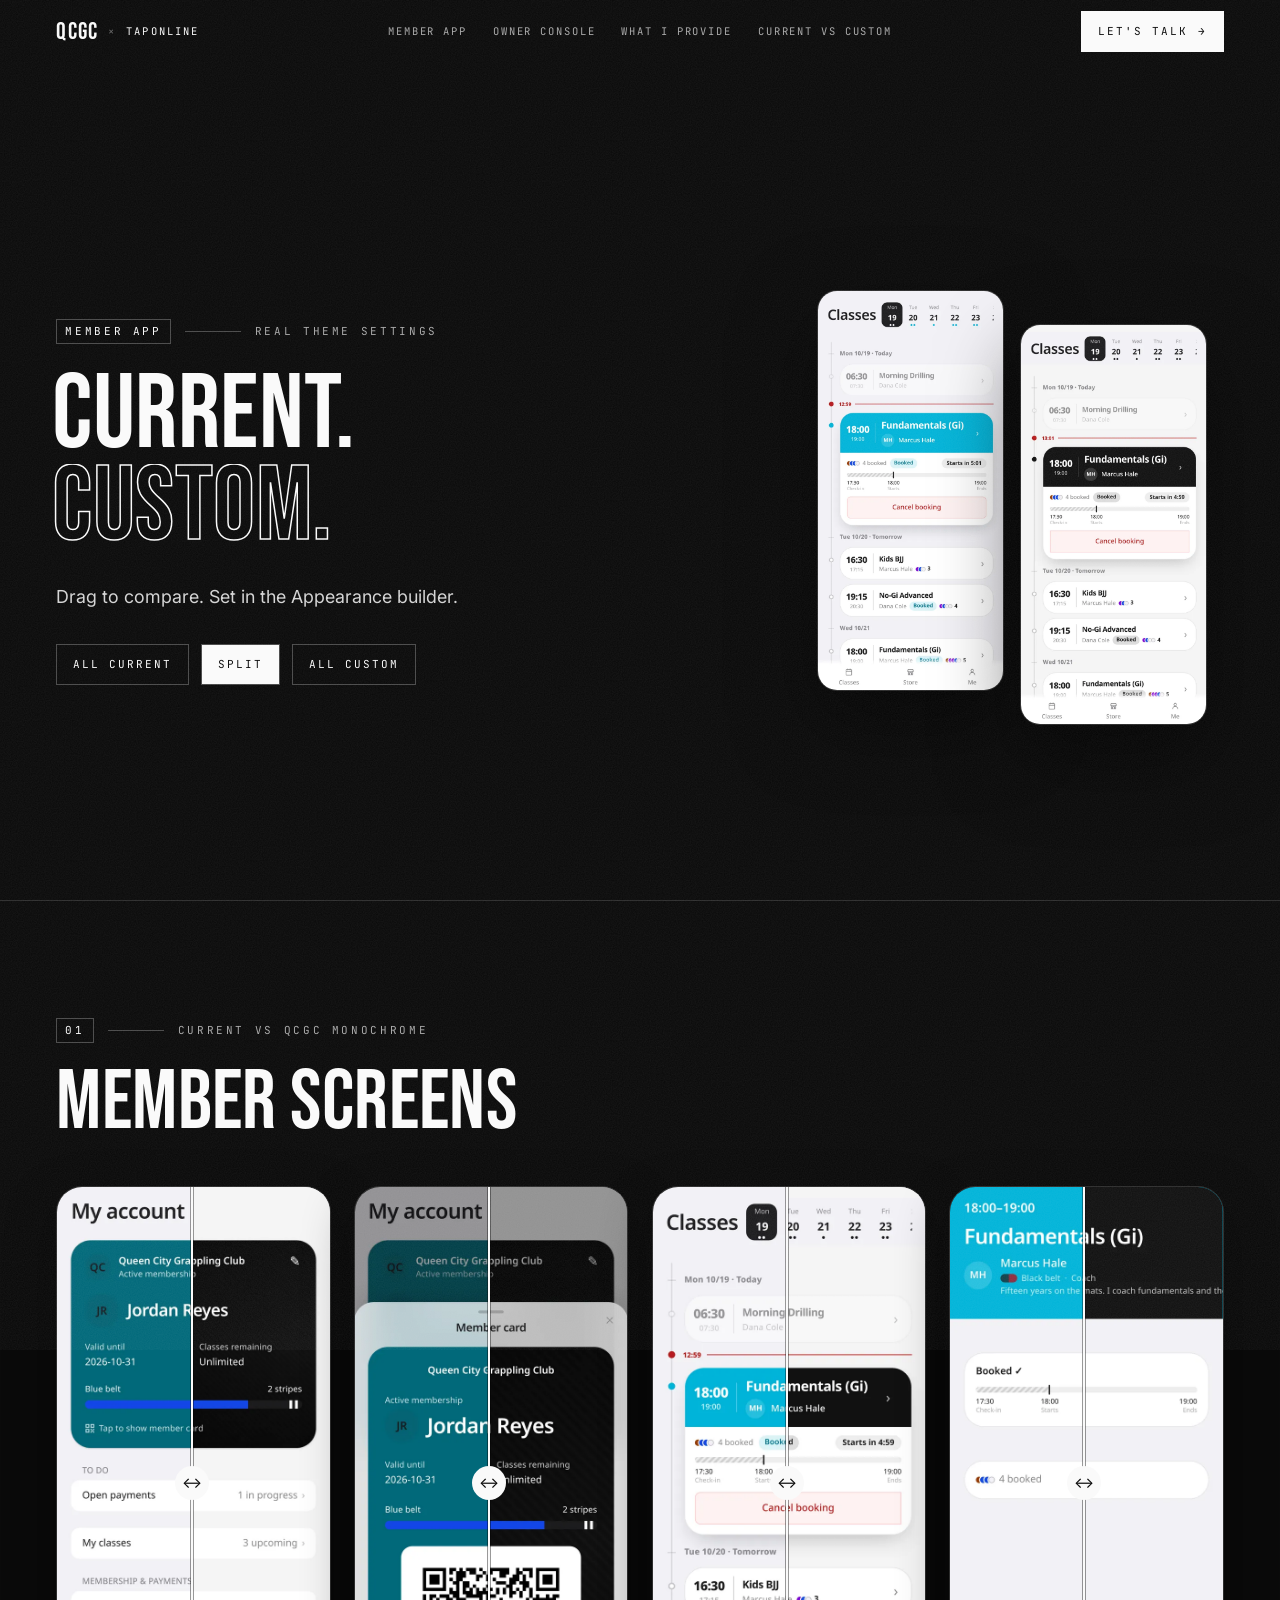
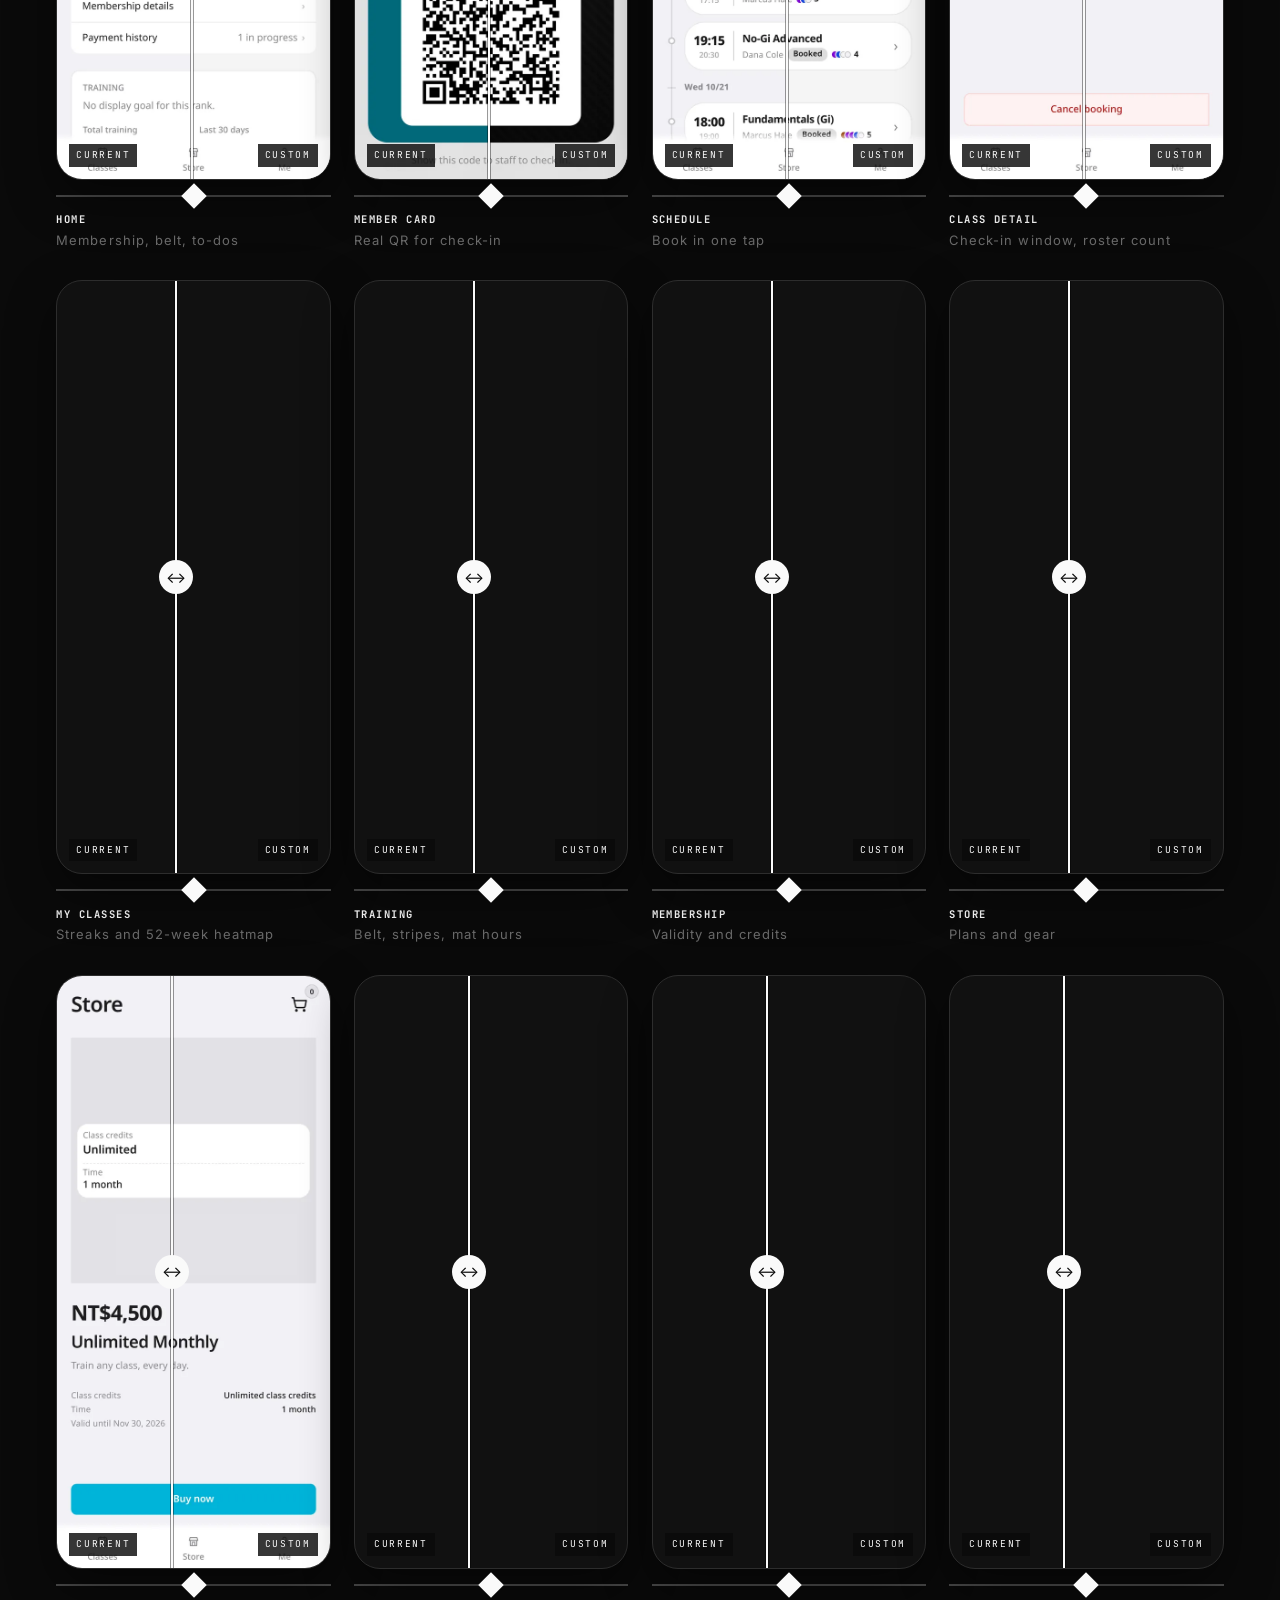
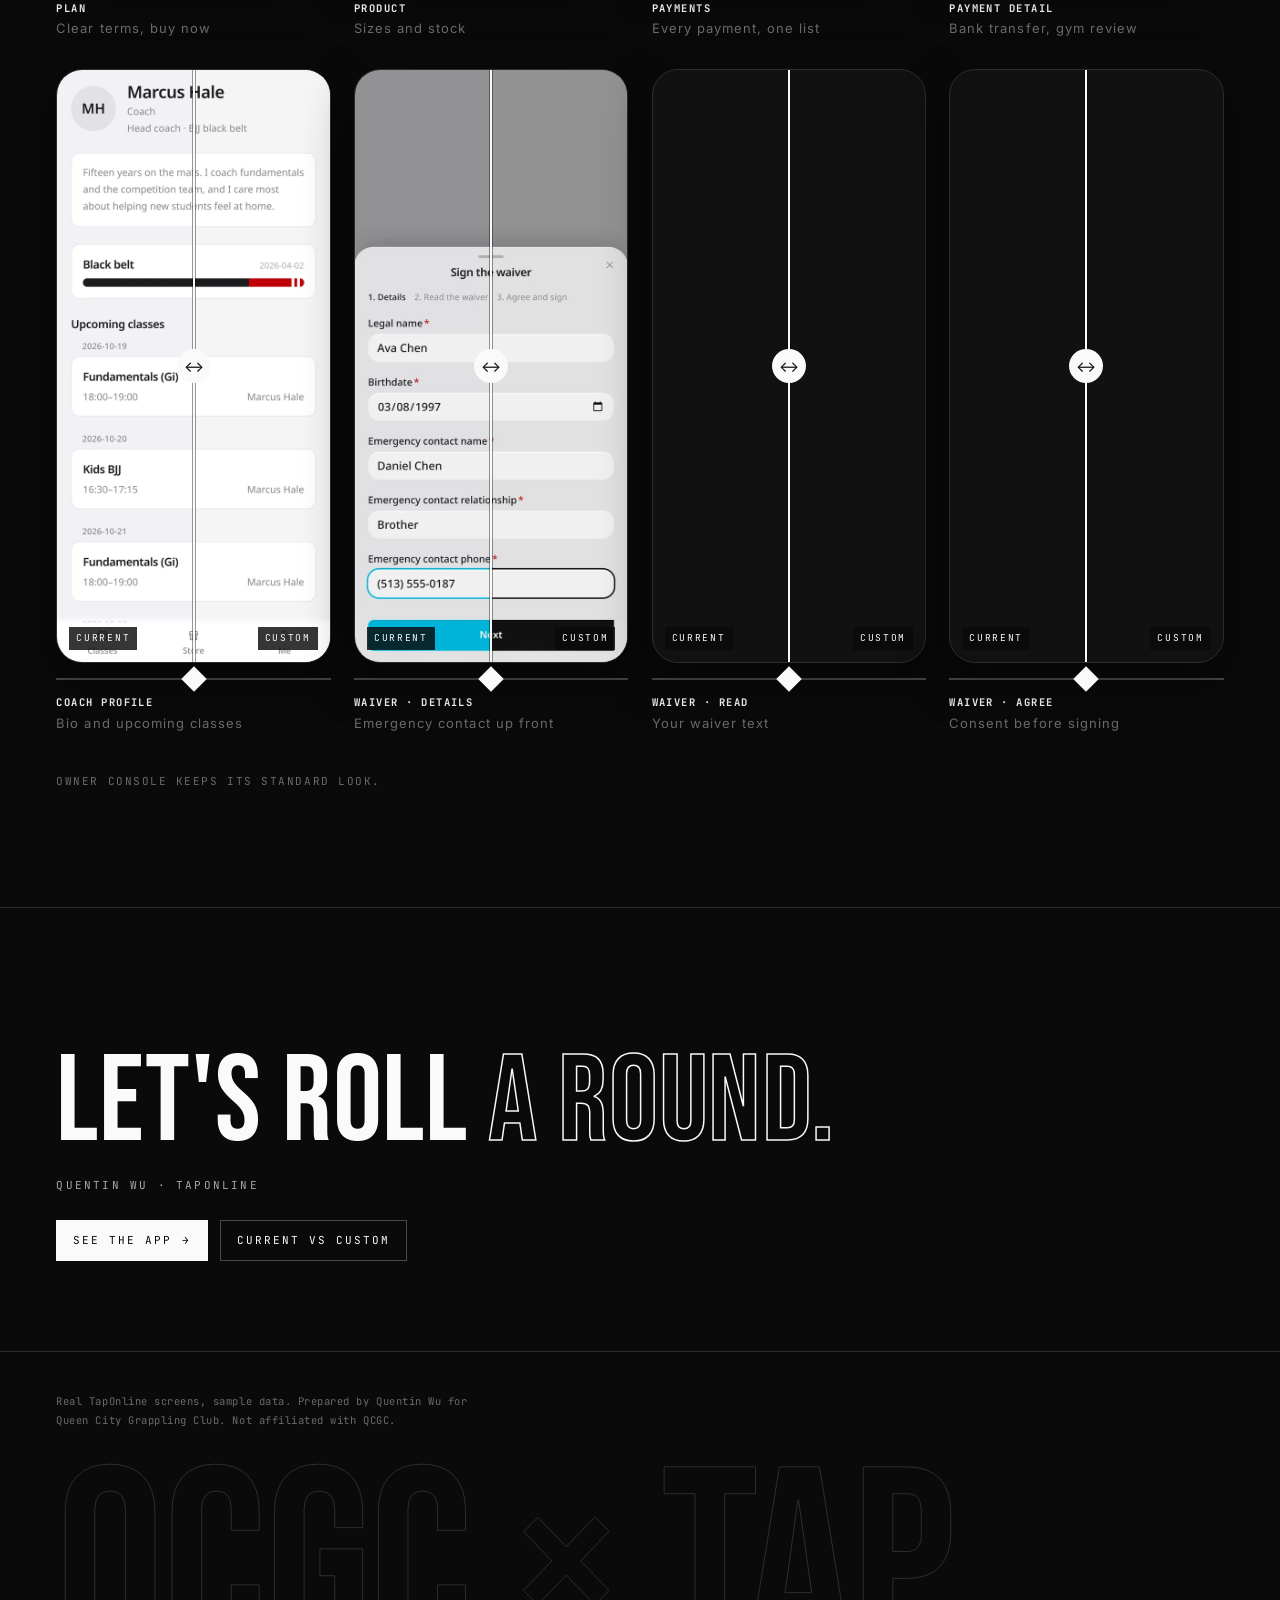
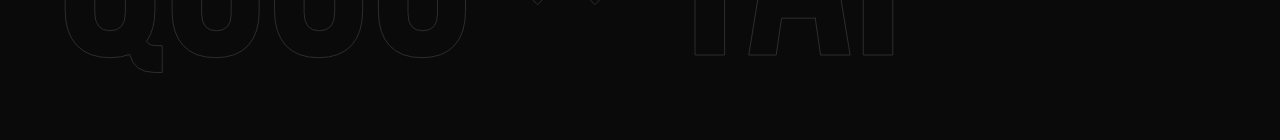
<file: compare.html>
<!doctype html>
<html lang="en" class="no-js">
<head>
<meta charset="utf-8">
<meta name="viewport" content="width=device-width, initial-scale=1, viewport-fit=cover">
<title>Current vs Custom · TapOnline × QCGC</title>
<meta name="description" content="Real member screens in the default theme and in a QCGC monochrome theme set in the real Appearance builder.">
<meta name="robots" content="noindex, nofollow">
<meta name="theme-color" content="#0a0a0a">
<link rel="icon" href="favicon.svg" type="image/svg+xml">
<link rel="preconnect" href="https://fonts.googleapis.com">
<link rel="preconnect" href="https://fonts.gstatic.com" crossorigin>
<link href="https://fonts.googleapis.com/css2?family=Bebas+Neue&family=Inter:wght@400;500;600;700&family=JetBrains+Mono:wght@400;500&display=swap" rel="stylesheet">
<link rel="stylesheet" href="styles.css">
<link rel="stylesheet" href="pages.css">
<script>document.documentElement.classList.remove("no-js");document.documentElement.classList.add("js");</script>
</head>
<body>
<a class="skip" href="#main">Skip to content</a>
<div class="progress" aria-hidden="true"><span></span></div>
<div class="grain" aria-hidden="true"></div>
<header class="nav" id="nav">
  <a class="brandmark" href="index.html#top" aria-label="Home"><b>QCGC</b><span class="x">×</span><span>TapOnline</span></a>
  <nav aria-label="Sections"><ul id="navlist"><li><a href="index.html#member">Member app</a></li><li><a href="index.html#owner">Owner console</a></li><li><a href="index.html#provide">What I provide</a></li><li><a href="#pairs">Current vs Custom</a></li></ul></nav>
  <a class="cta-btn" href="#contact">Let's talk <span class="ar">→</span></a>
  <button class="nav-toggle" aria-expanded="false" aria-controls="navlist">Menu</button>
</header>
<main id="main">
<section class="hero hero-shots cmp-hero" id="top" aria-labelledby="hero-t"><div class="wrap">
<div><p class="eyebrow" data-a><span class="idx">Member app</span><span class="rule"></span>Real theme settings</p>
<h1 class="h-hero" id="hero-t" data-split><span class="row">Current.</span><span class="row outline">Custom.</span></h1>
<p class="lede" data-a style="--d:5">Drag to compare. Set in the Appearance builder.</p>
<div class="actions" data-a style="--d:7"><button class="cta-btn ghost" type="button" data-allpos="100" aria-pressed="false">All current</button><button class="cta-btn ghost" type="button" data-allpos="50" aria-pressed="true">Split</button><button class="cta-btn ghost" type="button" data-allpos="0" aria-pressed="false">All custom</button></div></div>
<div class="hero-pair two" aria-hidden="true"><img class="hp1" src="img/cur/classes.webp" width="600" height="1298" alt=""><img class="hp3" src="img/cus/classes.webp" width="600" height="1298" alt=""></div>
</div></section>
<section class="sec" id="pairs" aria-labelledby="pairs-t"><div class="wrap"><div class="shead"><p class="eyebrow" data-a><span class="idx">01</span><span class="rule"></span>Current vs QCGC monochrome</p><h2 class="h-l" id="pairs-t" data-a>Member screens</h2></div>
<div class="cmps"><figure class="cmp" data-cmp data-a><div class="cmp-stage"><img class="cmp-a" src="img/cur/home.webp" width="600" height="1298" alt="Home, current theme" loading="lazy" decoding="async"><img class="cmp-b" src="img/cus/home.webp" width="600" height="1298" alt="Home, QCGC custom theme" loading="lazy" decoding="async"><span class="tagc l">Current</span><span class="tagc r">Custom</span><span class="cmp-handle" aria-hidden="true"></span></div><input class="cmp-range" type="range" min="0" max="100" value="50" aria-label="Reveal custom theme for Home"><figcaption><b>Home</b><span>Membership, belt, to-dos</span></figcaption></figure><figure class="cmp" data-cmp data-a><div class="cmp-stage"><img class="cmp-a" src="img/cur/card.webp" width="600" height="1298" alt="Member card, current theme" loading="lazy" decoding="async"><img class="cmp-b" src="img/cus/card.webp" width="600" height="1298" alt="Member card, QCGC custom theme" loading="lazy" decoding="async"><span class="tagc l">Current</span><span class="tagc r">Custom</span><span class="cmp-handle" aria-hidden="true"></span></div><input class="cmp-range" type="range" min="0" max="100" value="50" aria-label="Reveal custom theme for Member card"><figcaption><b>Member card</b><span>Real QR for check-in</span></figcaption></figure><figure class="cmp" data-cmp data-a><div class="cmp-stage"><img class="cmp-a" src="img/cur/classes.webp" width="600" height="1298" alt="Schedule, current theme" loading="lazy" decoding="async"><img class="cmp-b" src="img/cus/classes.webp" width="600" height="1298" alt="Schedule, QCGC custom theme" loading="lazy" decoding="async"><span class="tagc l">Current</span><span class="tagc r">Custom</span><span class="cmp-handle" aria-hidden="true"></span></div><input class="cmp-range" type="range" min="0" max="100" value="50" aria-label="Reveal custom theme for Schedule"><figcaption><b>Schedule</b><span>Book in one tap</span></figcaption></figure><figure class="cmp" data-cmp data-a><div class="cmp-stage"><img class="cmp-a" src="img/cur/class.webp" width="600" height="1298" alt="Class detail, current theme" loading="lazy" decoding="async"><img class="cmp-b" src="img/cus/class.webp" width="600" height="1298" alt="Class detail, QCGC custom theme" loading="lazy" decoding="async"><span class="tagc l">Current</span><span class="tagc r">Custom</span><span class="cmp-handle" aria-hidden="true"></span></div><input class="cmp-range" type="range" min="0" max="100" value="50" aria-label="Reveal custom theme for Class detail"><figcaption><b>Class detail</b><span>Check-in window, roster count</span></figcaption></figure><figure class="cmp" data-cmp data-a><div class="cmp-stage"><img class="cmp-a" src="img/cur/myclasses.webp" width="600" height="1298" alt="My classes, current theme" loading="lazy" decoding="async"><img class="cmp-b" src="img/cus/myclasses.webp" width="600" height="1298" alt="My classes, QCGC custom theme" loading="lazy" decoding="async"><span class="tagc l">Current</span><span class="tagc r">Custom</span><span class="cmp-handle" aria-hidden="true"></span></div><input class="cmp-range" type="range" min="0" max="100" value="50" aria-label="Reveal custom theme for My classes"><figcaption><b>My classes</b><span>Streaks and 52-week heatmap</span></figcaption></figure><figure class="cmp" data-cmp data-a><div class="cmp-stage"><img class="cmp-a" src="img/cur/training.webp" width="600" height="1298" alt="Training, current theme" loading="lazy" decoding="async"><img class="cmp-b" src="img/cus/training.webp" width="600" height="1298" alt="Training, QCGC custom theme" loading="lazy" decoding="async"><span class="tagc l">Current</span><span class="tagc r">Custom</span><span class="cmp-handle" aria-hidden="true"></span></div><input class="cmp-range" type="range" min="0" max="100" value="50" aria-label="Reveal custom theme for Training"><figcaption><b>Training</b><span>Belt, stripes, mat hours</span></figcaption></figure><figure class="cmp" data-cmp data-a><div class="cmp-stage"><img class="cmp-a" src="img/cur/membership.webp" width="600" height="1298" alt="Membership, current theme" loading="lazy" decoding="async"><img class="cmp-b" src="img/cus/membership.webp" width="600" height="1298" alt="Membership, QCGC custom theme" loading="lazy" decoding="async"><span class="tagc l">Current</span><span class="tagc r">Custom</span><span class="cmp-handle" aria-hidden="true"></span></div><input class="cmp-range" type="range" min="0" max="100" value="50" aria-label="Reveal custom theme for Membership"><figcaption><b>Membership</b><span>Validity and credits</span></figcaption></figure><figure class="cmp" data-cmp data-a><div class="cmp-stage"><img class="cmp-a" src="img/cur/store.webp" width="600" height="1298" alt="Store, current theme" loading="lazy" decoding="async"><img class="cmp-b" src="img/cus/store.webp" width="600" height="1298" alt="Store, QCGC custom theme" loading="lazy" decoding="async"><span class="tagc l">Current</span><span class="tagc r">Custom</span><span class="cmp-handle" aria-hidden="true"></span></div><input class="cmp-range" type="range" min="0" max="100" value="50" aria-label="Reveal custom theme for Store"><figcaption><b>Store</b><span>Plans and gear</span></figcaption></figure><figure class="cmp" data-cmp data-a><div class="cmp-stage"><img class="cmp-a" src="img/cur/plan.webp" width="600" height="1298" alt="Plan, current theme" loading="lazy" decoding="async"><img class="cmp-b" src="img/cus/plan.webp" width="600" height="1298" alt="Plan, QCGC custom theme" loading="lazy" decoding="async"><span class="tagc l">Current</span><span class="tagc r">Custom</span><span class="cmp-handle" aria-hidden="true"></span></div><input class="cmp-range" type="range" min="0" max="100" value="50" aria-label="Reveal custom theme for Plan"><figcaption><b>Plan</b><span>Clear terms, buy now</span></figcaption></figure><figure class="cmp" data-cmp data-a><div class="cmp-stage"><img class="cmp-a" src="img/cur/offer.webp" width="600" height="1298" alt="Product, current theme" loading="lazy" decoding="async"><img class="cmp-b" src="img/cus/offer.webp" width="600" height="1298" alt="Product, QCGC custom theme" loading="lazy" decoding="async"><span class="tagc l">Current</span><span class="tagc r">Custom</span><span class="cmp-handle" aria-hidden="true"></span></div><input class="cmp-range" type="range" min="0" max="100" value="50" aria-label="Reveal custom theme for Product"><figcaption><b>Product</b><span>Sizes and stock</span></figcaption></figure><figure class="cmp" data-cmp data-a><div class="cmp-stage"><img class="cmp-a" src="img/cur/payments.webp" width="600" height="1298" alt="Payments, current theme" loading="lazy" decoding="async"><img class="cmp-b" src="img/cus/payments.webp" width="600" height="1298" alt="Payments, QCGC custom theme" loading="lazy" decoding="async"><span class="tagc l">Current</span><span class="tagc r">Custom</span><span class="cmp-handle" aria-hidden="true"></span></div><input class="cmp-range" type="range" min="0" max="100" value="50" aria-label="Reveal custom theme for Payments"><figcaption><b>Payments</b><span>Every payment, one list</span></figcaption></figure><figure class="cmp" data-cmp data-a><div class="cmp-stage"><img class="cmp-a" src="img/cur/payment.webp" width="600" height="1298" alt="Payment detail, current theme" loading="lazy" decoding="async"><img class="cmp-b" src="img/cus/payment.webp" width="600" height="1298" alt="Payment detail, QCGC custom theme" loading="lazy" decoding="async"><span class="tagc l">Current</span><span class="tagc r">Custom</span><span class="cmp-handle" aria-hidden="true"></span></div><input class="cmp-range" type="range" min="0" max="100" value="50" aria-label="Reveal custom theme for Payment detail"><figcaption><b>Payment detail</b><span>Bank transfer, gym review</span></figcaption></figure><figure class="cmp" data-cmp data-a><div class="cmp-stage"><img class="cmp-a" src="img/cur/coach.webp" width="600" height="1298" alt="Coach profile, current theme" loading="lazy" decoding="async"><img class="cmp-b" src="img/cus/coach.webp" width="600" height="1298" alt="Coach profile, QCGC custom theme" loading="lazy" decoding="async"><span class="tagc l">Current</span><span class="tagc r">Custom</span><span class="cmp-handle" aria-hidden="true"></span></div><input class="cmp-range" type="range" min="0" max="100" value="50" aria-label="Reveal custom theme for Coach profile"><figcaption><b>Coach profile</b><span>Bio and upcoming classes</span></figcaption></figure><figure class="cmp" data-cmp data-a><div class="cmp-stage"><img class="cmp-a" src="img/cur/waiver1.webp" width="600" height="1298" alt="Waiver · details, current theme" loading="lazy" decoding="async"><img class="cmp-b" src="img/cus/waiver1.webp" width="600" height="1298" alt="Waiver · details, QCGC custom theme" loading="lazy" decoding="async"><span class="tagc l">Current</span><span class="tagc r">Custom</span><span class="cmp-handle" aria-hidden="true"></span></div><input class="cmp-range" type="range" min="0" max="100" value="50" aria-label="Reveal custom theme for Waiver · details"><figcaption><b>Waiver · details</b><span>Emergency contact up front</span></figcaption></figure><figure class="cmp" data-cmp data-a><div class="cmp-stage"><img class="cmp-a" src="img/cur/waiver2.webp" width="600" height="1298" alt="Waiver · read, current theme" loading="lazy" decoding="async"><img class="cmp-b" src="img/cus/waiver2.webp" width="600" height="1298" alt="Waiver · read, QCGC custom theme" loading="lazy" decoding="async"><span class="tagc l">Current</span><span class="tagc r">Custom</span><span class="cmp-handle" aria-hidden="true"></span></div><input class="cmp-range" type="range" min="0" max="100" value="50" aria-label="Reveal custom theme for Waiver · read"><figcaption><b>Waiver · read</b><span>Your waiver text</span></figcaption></figure><figure class="cmp" data-cmp data-a><div class="cmp-stage"><img class="cmp-a" src="img/cur/waiver3.webp" width="600" height="1298" alt="Waiver · agree, current theme" loading="lazy" decoding="async"><img class="cmp-b" src="img/cus/waiver3.webp" width="600" height="1298" alt="Waiver · agree, QCGC custom theme" loading="lazy" decoding="async"><span class="tagc l">Current</span><span class="tagc r">Custom</span><span class="cmp-handle" aria-hidden="true"></span></div><input class="cmp-range" type="range" min="0" max="100" value="50" aria-label="Reveal custom theme for Waiver · agree"><figcaption><b>Waiver · agree</b><span>Consent before signing</span></figcaption></figure></div>
<p class="note-mini" data-a>Owner console keeps its standard look.</p></div></section>
<section class="sec final" id="contact" aria-labelledby="cta-t"><div class="wrap cta-mini">
<h2 class="h-xl" id="cta-t" data-a>Let's roll <span class="outline">a round.</span></h2>
<p class="cta-who" data-a>Quentin Wu · TapOnline</p>
<div class="actions" data-a><a class="cta-btn" href="index.html#member">See the app <span class="ar">→</span></a><a class="cta-btn ghost" href="compare.html">Current vs Custom</a></div>
</div></section>
</main>
<footer><div class="wrap"><div class="foot-line">Real TapOnline screens, sample data. Prepared by Quentin Wu for Queen City Grappling Club. Not affiliated with QCGC.</div><div class="giant" aria-hidden="true">QCGC × TAP</div></div></footer>
<dialog class="lb" id="lb"><button class="lb-x" type="button" aria-label="Close">×</button></dialog>
<script src="site.js" defer></script>
</body>
</html>
</file>
<file: styles.css>
/* QCGC × TapOnline — personalized product page. Monochrome system inspired by QCGC's public brand. */
:root{
  --black:#0a0a0a; --void:#050505; --charcoal:#141414; --char2:#1a1a1a; --slate:#2d2d2d; --gray:#4a4a4a;
  --mid:#6b6b6b; --silver:#8a8a8a; --steel:#a8a8a8; --light:#d4d4d4; --white:#fafafa;
  --belt-white:#f2f2f2; --belt-blue:#2f5fd0; --belt-purple:#7a3fc0; --belt-brown:#7a4a26;
  --brand:#fafafa; --brand-ink:#0a0a0a;
  --display:"Bebas Neue","Oswald",Impact,"Arial Narrow",sans-serif;
  --sans:"Inter",system-ui,-apple-system,"Segoe UI",Roboto,sans-serif;
  --mono:"JetBrains Mono",ui-monospace,SFMono-Regular,Menlo,Consolas,monospace;
  --pad:clamp(20px,4.4vw,80px);
  --ease:cubic-bezier(.2,.7,.1,1);
  --nav-h:64px;
}
*{box-sizing:border-box;margin:0;padding:0}
html{scroll-behavior:smooth;background:var(--black)}
body{background:var(--black);color:var(--white);font-family:var(--sans);font-size:clamp(15px,1.02vw,17px);line-height:1.55;-webkit-font-smoothing:antialiased;overflow-x:hidden}
img,svg{display:block;max-width:100%}
a{color:inherit}
button{font:inherit;color:inherit}
::selection{background:var(--white);color:var(--black)}
:focus-visible{outline:2px solid var(--white);outline-offset:3px}
.skip{position:fixed;left:12px;top:-60px;z-index:300;background:var(--white);color:var(--black);padding:10px 14px;font-family:var(--mono);font-size:12px;text-decoration:none}
.skip:focus{top:12px}
.grain{position:fixed;inset:-50%;z-index:200;pointer-events:none;opacity:.06;background-image:url("data:image/svg+xml;utf8,<svg xmlns='http://www.w3.org/2000/svg' width='180' height='180'><filter id='n'><feTurbulence type='fractalNoise' baseFrequency='.85' numOctaves='2' stitchTiles='stitch'/><feColorMatrix values='0 0 0 0 1 0 0 0 0 1 0 0 0 0 1 0 0 0 1 0'/></filter><rect width='100%' height='100%' filter='url(%23n)'/></svg>");animation:grain 1.2s steps(6) infinite}
@keyframes grain{0%{transform:translate(0,0)}20%{transform:translate(-3%,2%)}40%{transform:translate(2%,-3%)}60%{transform:translate(-2%,-1%)}80%{transform:translate(3%,3%)}100%{transform:translate(0,0)}}

/* progress + nav */
.progress{position:fixed;left:0;top:0;height:2px;width:100%;z-index:150;pointer-events:none}
.progress span{display:block;height:100%;width:100%;transform-origin:0 50%;transform:scaleX(0);background:var(--white)}
.nav{position:fixed;inset:0 0 auto 0;height:var(--nav-h);z-index:120;display:flex;align-items:center;justify-content:space-between;gap:20px;padding:0 var(--pad);transition:background .4s,border-color .4s,transform .45s var(--ease);border-bottom:1px solid transparent}
.nav.solid{background:rgba(10,10,10,.78);backdrop-filter:blur(14px) saturate(1.2);-webkit-backdrop-filter:blur(14px);border-bottom-color:var(--slate)}
.nav.hidden{transform:translateY(-100%)}
.brandmark{display:flex;align-items:center;gap:10px;text-decoration:none;font-family:var(--mono);font-size:10.5px;letter-spacing:.2em;text-transform:uppercase}
.brandmark b{font-family:var(--display);font-weight:400;font-size:24px;letter-spacing:.05em;line-height:1}
.brandmark .x{color:var(--mid)}
.nav ul{display:flex;gap:26px;list-style:none;font-family:var(--mono);font-size:10.5px;letter-spacing:.18em;text-transform:uppercase}
.nav ul a{text-decoration:none;color:var(--steel);transition:color .2s;position:relative}
.nav ul a:hover,.nav ul a[aria-current="true"]{color:var(--white)}
.nav ul a[aria-current="true"]::after{content:"";position:absolute;left:0;right:0;bottom:-6px;height:1px;background:var(--white)}
.cta-btn{display:inline-flex;align-items:center;gap:10px;font-family:var(--mono);font-size:11px;letter-spacing:.18em;text-transform:uppercase;text-decoration:none;padding:11px 16px;background:var(--white);color:var(--black);border:1px solid var(--white);transition:background .25s,color .25s;white-space:nowrap;cursor:pointer}
.cta-btn:hover{background:transparent;color:var(--white)}
.cta-btn.ghost{background:transparent;color:var(--white);border-color:var(--gray)}
.cta-btn.ghost:hover{border-color:var(--white)}
.cta-btn .ar{transition:transform .25s var(--ease)}
.cta-btn:hover .ar{transform:translateX(4px)}
.nav-toggle{display:none;background:none;border:1px solid var(--gray);padding:8px 10px;font-family:var(--mono);font-size:10px;letter-spacing:.18em;cursor:pointer}

/* sections + type */
section{position:relative}
.wrap{width:100%;max-width:1440px;margin:0 auto;padding:0 var(--pad)}
.sec{padding:clamp(80px,13vh,170px) 0;border-top:1px solid var(--slate)}
.sec.tight{padding:clamp(60px,9vh,110px) 0}
.sec.alt{background:var(--charcoal)}
.sec.light{background:var(--white);color:var(--black)}
.eyebrow{font-family:var(--mono);font-size:11px;letter-spacing:.24em;text-transform:uppercase;color:var(--steel);display:flex;gap:14px;align-items:center;margin-bottom:22px}
.eyebrow .idx{color:var(--white);border:1px solid var(--gray);padding:3px 8px}
.eyebrow .rule{flex:0 0 56px;height:1px;background:var(--gray)}
.light .eyebrow{color:var(--gray)} .light .eyebrow .idx{color:var(--black);border-color:var(--black)}
h1,h2,h3{font-family:var(--display);font-weight:400;line-height:.9;text-transform:uppercase;letter-spacing:.005em}
.h-hero{font-size:clamp(58px,8.2vw,168px);line-height:.84}
.hero h1 .row{white-space:nowrap}
.h-xl{font-size:clamp(60px,9.6vw,180px);line-height:.84}
.h-l{font-size:clamp(48px,6.6vw,120px)}
.h-m{font-size:clamp(36px,4.2vw,74px)}
.h-s{font-size:clamp(26px,2.3vw,40px);line-height:.95}
.outline{color:transparent;-webkit-text-stroke:1.5px var(--white)}
.light .outline{-webkit-text-stroke-color:var(--black)}
.lede{font-size:clamp(17px,1.4vw,23px);line-height:1.45;color:var(--light);max-width:60ch}
.light .lede{color:var(--slate)}
.muted{color:var(--steel)} .mono{font-family:var(--mono)}
.tag{display:inline-flex;align-items:center;gap:6px;font-family:var(--mono);font-size:10px;letter-spacing:.14em;text-transform:uppercase;border:1px solid var(--gray);padding:3px 8px;color:var(--light);white-space:nowrap}
.tag.solid{background:var(--white);color:var(--black);border-color:var(--white)}
.tag.dim{color:var(--silver);border-style:dashed}
.light .tag{color:var(--slate);border-color:var(--silver)}
.source{font-family:var(--mono);font-size:10.5px;letter-spacing:.05em;color:var(--mid);margin-top:28px;max-width:120ch;line-height:1.7}
.source a{color:var(--silver)}
.head{display:grid;grid-template-columns:minmax(0,1.2fr) minmax(0,.8fr);gap:clamp(20px,4vw,80px);align-items:end;margin-bottom:clamp(36px,6vh,72px)}
.grid{display:grid;gap:clamp(14px,1.6vw,26px)}
.g2{grid-template-columns:1fr 1fr} .g3{grid-template-columns:repeat(3,1fr)} .g4{grid-template-columns:repeat(4,1fr)}
.split{display:grid;grid-template-columns:minmax(0,1fr) minmax(0,1fr);gap:clamp(28px,5vw,96px);align-items:center}

/* reveal */
[data-a]{opacity:0;transform:translateY(34px);transition:opacity 1s var(--ease),transform 1s var(--ease);transition-delay:calc(var(--d,0) * 80ms)}
[data-a="left"]{transform:translateX(-40px)} [data-a="right"]{transform:translateX(40px)} [data-a="scale"]{transform:scale(.94)}
.in[data-a],.in [data-a]{opacity:1;transform:none}
.split-word{display:inline-block;overflow:hidden;vertical-align:top;padding-bottom:.04em}
.split-word>span{display:inline-block;transform:translateY(108%);transition:transform 1.1s var(--ease);transition-delay:calc(var(--w,0) * 60ms + 80ms)}
.in .split-word>span,.split-word.in>span{transform:none}
.no-js [data-a]{opacity:1;transform:none} .no-js .split-word>span{transform:none}

/* hero */
.hero{min-height:100svh;padding:calc(var(--nav-h) + 40px) 0 0;display:flex;flex-direction:column;justify-content:space-between;overflow:hidden;border-top:0}
.hero .wrap{position:relative;flex:1;display:grid;grid-template-columns:minmax(0,1.25fr) minmax(0,.75fr);gap:clamp(20px,3vw,60px);align-items:center}
.hero .eyebrow{margin-bottom:28px}
.hero h1 .row{display:block}
.hero .lede{margin-top:28px}
.hero .actions{display:flex;gap:12px;flex-wrap:wrap;margin-top:34px}
.hero .meta{display:flex;flex-wrap:wrap;gap:8px 28px;margin-top:30px;font-family:var(--mono);font-size:10.5px;letter-spacing:.16em;text-transform:uppercase;color:var(--mid)}
.hero .meta b{color:var(--light);font-weight:500}
.hero-stage{position:relative;height:min(74vh,700px);min-height:560px}
.hero-stage .layer{position:absolute;will-change:transform}
.hero-stage .ring{border:1px solid var(--slate);border-radius:50%}
.hero-stage .ring.dash{border-style:dashed;border-color:var(--gray);animation:spin 70s linear infinite}
@keyframes spin{to{transform:rotate(360deg)}}
.hero-bg-word{position:absolute;left:-2vw;bottom:-4vw;font-family:var(--display);font-size:34vw;line-height:.75;color:transparent;-webkit-text-stroke:1px #1d1d1d;pointer-events:none;user-select:none;z-index:-1;white-space:nowrap}
.scroll-cue{display:flex;align-items:center;gap:10px;font-family:var(--mono);font-size:10px;letter-spacing:.22em;text-transform:uppercase;color:var(--mid);margin-top:34px}
.scroll-cue i{width:1px;height:38px;background:linear-gradient(var(--white),transparent);animation:cue 2s var(--ease) infinite}
@keyframes cue{0%{transform:scaleY(0);transform-origin:top}50%{transform:scaleY(1);transform-origin:top}51%{transform-origin:bottom}100%{transform:scaleY(0);transform-origin:bottom}}

/* marquee */
.marquee{border-top:1px solid var(--slate);border-bottom:1px solid var(--slate);overflow:hidden;white-space:nowrap;padding:16px 0;font-family:var(--display);font-size:clamp(28px,3.4vw,58px);letter-spacing:.05em;color:var(--silver);user-select:none;background:var(--black)}
.marquee .track{display:inline-flex;animation:marq 40s linear infinite}
.marquee.rev .track{animation-direction:reverse;animation-duration:52s}
.marquee .track>span{padding-right:34px;display:inline-flex;gap:34px}
.marquee b{font-weight:400;color:var(--white)}
.marquee .o{color:transparent;-webkit-text-stroke:1px var(--steel)}
@keyframes marq{to{transform:translateX(-50%)}}
.marquee.big{font-size:clamp(60px,9vw,160px);padding:8px 0;border:0;color:var(--white)}

/* stats */
.stats{display:grid;grid-template-columns:repeat(6,1fr);gap:0;border-top:1px solid var(--gray)}
.stat{padding:18px 18px 0 0;border-right:1px solid var(--slate)}
.stat:last-child{border-right:0}
.stat .v{font-family:var(--display);font-size:clamp(56px,6.6vw,124px);line-height:.85}
.stat .l{font-family:var(--mono);font-size:10.5px;letter-spacing:.14em;text-transform:uppercase;color:var(--steel);margin-top:10px}
.stat .d{font-size:.86em;color:var(--silver);margin-top:6px;padding-right:8px}

/* program rail */
.rail{display:grid;grid-auto-flow:column;grid-auto-columns:minmax(300px,1fr);gap:0;overflow-x:auto;scroll-snap-type:x mandatory;border:1px solid var(--slate);margin-top:clamp(40px,6vh,70px);scrollbar-width:thin;scrollbar-color:var(--gray) transparent}
.prog{scroll-snap-align:start;border-right:1px solid var(--slate);padding:24px;display:flex;flex-direction:column;gap:10px;min-height:340px;background:var(--black);transition:background .35s var(--ease),color .35s;position:relative}
.prog:last-child{border-right:0}
.prog:hover{background:var(--white);color:var(--black)}
.prog:hover p,.prog:hover .k{color:var(--gray)}
.prog:hover .tag{color:var(--black);border-color:var(--black)}
.prog .k{font-family:var(--mono);font-size:10.5px;letter-spacing:.18em;color:var(--mid);text-transform:uppercase}
.prog h3{font-size:clamp(40px,3.6vw,62px)}
.prog p{font-size:.94em;color:var(--steel)}
.prog .facts{display:flex;flex-wrap:wrap;gap:6px;margin-top:auto}
.prog .big-n{position:absolute;right:18px;top:12px;font-family:var(--display);font-size:64px;line-height:1;color:transparent;-webkit-text-stroke:1px var(--slate)}

/* brand board */
.swatches{display:grid;grid-template-columns:repeat(9,1fr);height:clamp(90px,13vh,140px);border:1px solid var(--slate)}
.swatches div{position:relative;transition:flex .3s}
.swatches div span{position:absolute;bottom:8px;left:8px;font-family:var(--mono);font-size:9.5px;letter-spacing:.06em;mix-blend-mode:difference;color:#fff}
.typespec{display:grid;grid-template-columns:repeat(3,1fr);border:1px solid var(--slate);margin-top:14px}
.typespec>div{padding:18px;border-right:1px solid var(--slate)}
.typespec>div:last-child{border-right:0}
.typespec .s{font-size:clamp(36px,3.6vw,62px);line-height:1}
.typespec .n{font-family:var(--mono);font-size:10px;letter-spacing:.14em;color:var(--mid);text-transform:uppercase;margin-top:8px}
.quotes{display:grid;gap:22px}
.quote{font-family:var(--display);font-size:clamp(30px,3vw,54px);line-height:.98;text-transform:uppercase}
.quote cite{display:block;font-family:var(--mono);font-size:10px;letter-spacing:.14em;color:var(--mid);font-style:normal;margin-top:8px}
.motifs{list-style:none;border-top:1px solid var(--slate);margin-top:20px}
.motifs li{display:grid;grid-template-columns:40px 1fr;padding:11px 0;border-bottom:1px solid var(--slate);color:var(--light);font-size:.95em}
.motifs li span{font-family:var(--mono);font-size:10px;color:var(--mid);padding-top:3px}

/* pain grid */
.pain{display:grid;grid-template-columns:repeat(3,1fr);border-top:1px solid var(--slate);border-left:1px solid var(--slate)}
.pain>div{border-right:1px solid var(--slate);border-bottom:1px solid var(--slate);padding:clamp(18px,1.8vw,30px);position:relative;overflow:hidden;transition:background .3s}
.pain>div:hover{background:#121212}
.pain .n{font-family:var(--mono);font-size:10.5px;color:var(--mid);letter-spacing:.16em}
.pain h3{font-size:clamp(28px,2.4vw,42px);margin:10px 0}
.pain .obs{font-family:var(--mono);font-size:11px;line-height:1.6;color:var(--silver);border-left:2px solid var(--gray);padding-left:12px;margin:10px 0 12px}
.pain p{font-size:.95em;color:var(--light)}
.pain .fix{display:flex;gap:6px;flex-wrap:wrap;margin-top:14px}

/* surfaces */
.surfaces{display:grid;grid-template-columns:repeat(4,1fr);border:1px solid var(--slate)}
.surfaces>div{padding:clamp(18px,1.6vw,28px);border-right:1px solid var(--slate)}
.surfaces>div:last-child{border-right:0}
.surfaces .who{font-family:var(--mono);font-size:10.5px;letter-spacing:.2em;color:var(--mid);text-transform:uppercase}
.surfaces h3{font-size:clamp(30px,2.6vw,46px);margin:10px 0}
.surfaces ul{list-style:none;font-size:.92em;color:var(--steel)}
.surfaces li{padding:7px 0;border-top:1px dashed var(--slate)}
.mirror{display:flex;align-items:center;gap:14px;margin-top:30px;font-family:var(--mono);font-size:11px;letter-spacing:.12em;color:var(--steel);text-transform:uppercase;flex-wrap:wrap}
.mirror .pill{border:1px solid var(--gray);padding:9px 13px;color:var(--white)}
.mirror .arr{flex:1;min-width:40px;height:1px;background:var(--gray);position:relative;overflow:hidden}
.mirror .arr::after{content:"";position:absolute;inset:0;width:40%;background:linear-gradient(90deg,transparent,var(--white),transparent);animation:pulse 2.2s linear infinite}
@keyframes pulse{from{transform:translateX(-100%)}to{transform:translateX(260%)}}

/* sticky story */
.story{display:grid;grid-template-columns:minmax(0,1fr) minmax(0,1fr);gap:clamp(30px,5vw,100px)}
.story-stage{position:sticky;top:calc(var(--nav-h) + 4vh);height:calc(100vh - var(--nav-h) - 8vh);display:grid;place-items:center}
.story-steps .step{min-height:78vh;display:flex;flex-direction:column;justify-content:center;opacity:.25;transition:opacity .5s var(--ease)}
.story-steps .step.on{opacity:1}
.story-steps .step>.n{font-family:var(--display);font-size:clamp(80px,9vw,150px);line-height:.8;color:transparent;-webkit-text-stroke:1px var(--gray)}
.story-steps .step.on>.n{-webkit-text-stroke-color:var(--white)}
.story-steps h3{font-size:clamp(40px,4.4vw,78px);margin:14px 0}
.story-steps p{color:var(--light);max-width:52ch}
.story-steps ul{list-style:none;margin-top:16px;border-top:1px solid var(--slate);max-width:56ch}
.story-steps li{padding:9px 0;border-bottom:1px solid var(--slate);font-size:.93em;color:var(--steel);display:grid;grid-template-columns:18px 1fr;gap:8px}
.story-steps li::before{content:"";width:8px;height:8px;border:1px solid var(--white);transform:rotate(45deg);margin-top:.5em}
.screens{position:relative;width:100%;height:100%}
.screens .screen{position:absolute;inset:0;opacity:0;transform:translateY(16px) scale(.985);transition:opacity .6s var(--ease),transform .6s var(--ease);display:flex;flex-direction:column}
.screens .screen.on{opacity:1;transform:none}
.story-progress{position:absolute;left:-28px;top:10%;bottom:10%;width:2px;background:var(--slate)}
.story-progress i{position:absolute;left:0;top:0;width:100%;background:var(--white);height:0;transition:height .4s var(--ease)}

/* demo console */
.demo{border:1px solid var(--gray);background:var(--char2);border-radius:8px;overflow:hidden;box-shadow:0 60px 120px -40px #000}
.demo .bar{height:36px;display:flex;align-items:center;gap:6px;padding:0 14px;background:#0e0e0e;border-bottom:1px solid var(--slate)}
.demo .bar i{width:10px;height:10px;border-radius:50%;background:var(--slate)}
.demo .bar .url{margin-left:14px;flex:1;max-width:420px;height:22px;border:1px solid var(--slate);border-radius:4px;font-family:var(--mono);font-size:10px;color:var(--mid);display:flex;align-items:center;padding:0 10px}
.demo .body{display:grid;grid-template-columns:200px 1fr;min-height:560px}
.demo .tools{display:flex;gap:10px;flex-wrap:wrap;align-items:center;justify-content:space-between}
.seg{display:inline-flex;border:1px solid var(--gray)}
.seg button{background:transparent;border:0;padding:7px 12px;font-family:var(--mono);font-size:10px;letter-spacing:.14em;text-transform:uppercase;color:var(--steel);cursor:pointer;border-right:1px solid var(--gray)}
.seg button:last-child{border-right:0}
.seg button[aria-pressed="true"]{background:var(--white);color:var(--black)}
.seg button:hover:not([aria-pressed="true"]){color:var(--white)}
.wkgrid{display:grid;grid-template-columns:repeat(7,minmax(0,1fr));gap:6px}
.wkgrid .col{display:flex;flex-direction:column;gap:5px;min-width:0}
.wkgrid .dh{font-family:var(--mono);font-size:9.5px;letter-spacing:.16em;color:var(--steel);padding-bottom:6px;border-bottom:1px solid var(--gray);display:flex;justify-content:space-between}
.wkgrid .ev{all:unset;box-sizing:border-box;cursor:pointer;border-left:2px solid var(--white);background:#151515;padding:6px 7px;font-size:10.5px;line-height:1.25;transition:background .2s,transform .2s;animation:evin .5s var(--ease) both;animation-delay:calc(var(--i,0) * 22ms)}
.wkgrid .ev:hover,.wkgrid .ev:focus-visible{background:#232323;transform:translateX(2px)}
.wkgrid .ev[aria-pressed="true"]{background:var(--white);color:var(--black)}
.wkgrid .ev[aria-pressed="true"] b{color:var(--gray)}
.wkgrid .ev b{display:block;font-family:var(--mono);font-size:9px;color:var(--silver);font-weight:400}
.wkgrid .ev.kids{border-left-color:var(--steel)} .wkgrid .ev.str{border-left-style:dashed} .wkgrid .ev.open{border-left-color:var(--mid);color:var(--silver)}
.wkgrid .ev.app::after{content:"BOOK IN APP";display:block;font-family:var(--mono);font-size:7.5px;letter-spacing:.12em;margin-top:3px;color:var(--steel)}
@keyframes evin{from{opacity:0;transform:translateY(8px)}}
.detail{border:1px solid var(--slate);background:#101010;padding:14px;display:grid;grid-template-columns:1.1fr 1fr;gap:14px;min-height:160px}
.detail h5{font-family:var(--display);font-weight:400;font-size:28px;line-height:1;letter-spacing:.02em}
.roster{list-style:none;font-size:11px}
.roster li{display:grid;grid-template-columns:22px 1fr auto;gap:8px;align-items:center;padding:5px 0;border-bottom:1px solid var(--slate)}
.roster .av{width:22px;height:22px;border-radius:50%;background:var(--slate);display:grid;place-items:center;font-size:8.5px;font-weight:700}

/* bento */
.bento{display:grid;grid-template-columns:repeat(12,1fr);gap:clamp(12px,1.2vw,20px)}
.tile{border:1px solid var(--slate);background:linear-gradient(180deg,#121212,#0b0b0b);padding:clamp(20px,2vw,34px);position:relative;overflow:hidden;display:flex;flex-direction:column;gap:14px;transition:border-color .3s}
.tile:hover{border-color:var(--gray)}
.tile .k{font-family:var(--mono);font-size:10.5px;letter-spacing:.2em;color:var(--mid);text-transform:uppercase;display:flex;justify-content:space-between;gap:10px}
.tile h3{font-size:clamp(34px,3.2vw,58px)}
.tile p{color:var(--steel);max-width:62ch}
.tile .vis{margin-top:auto;padding-top:10px}
.s12{grid-column:span 12}.s8{grid-column:span 8}.s7{grid-column:span 7}.s6{grid-column:span 6}.s5{grid-column:span 5}.s4{grid-column:span 4}
.tile .row2{display:grid;grid-template-columns:minmax(0,1fr) minmax(0,1fr);gap:clamp(16px,2vw,36px);align-items:center}
.flist{list-style:none;border-top:1px solid var(--slate)}
.flist li{display:grid;grid-template-columns:20px 1fr;gap:8px;padding:9px 0;border-bottom:1px solid var(--slate);font-size:.93em;color:var(--light)}
.flist li::before{content:"";width:8px;height:8px;margin-top:.5em;border:1px solid var(--white);transform:rotate(45deg)}
.flist li b{color:var(--white);font-weight:600}
.flist.two{display:grid;grid-template-columns:1fr 1fr;column-gap:24px}
.fit-note{border-left:3px solid var(--white);padding:8px 0 8px 14px;color:var(--light);font-size:.94em}
.fit-note .mono{display:block;font-size:10px;letter-spacing:.2em;color:var(--steel);text-transform:uppercase;margin-bottom:4px}
.feature-head{display:grid;grid-template-columns:auto 1fr;gap:20px;align-items:baseline}

/* signature pad */
.padwrap{position:relative;border:1px dashed var(--gray);background:#0f0f0f;height:120px;touch-action:none}
.padwrap canvas{position:absolute;inset:0;width:100%;height:100%;cursor:crosshair}
.padwrap .ph{position:absolute;left:12px;bottom:8px;font-family:var(--mono);font-size:9.5px;letter-spacing:.14em;color:var(--mid);pointer-events:none;text-transform:uppercase}
.padwrap .clr{position:absolute;right:8px;top:8px;background:none;border:1px solid var(--gray);font-family:var(--mono);font-size:9px;letter-spacing:.14em;padding:3px 7px;cursor:pointer;color:var(--steel)}

/* range */
input[type=range]{-webkit-appearance:none;appearance:none;width:100%;height:2px;background:var(--gray);outline-offset:6px}
input[type=range]::-webkit-slider-thumb{-webkit-appearance:none;width:18px;height:18px;background:var(--white);border:0;transform:rotate(45deg);cursor:pointer}
input[type=range]::-moz-range-thumb{width:16px;height:16px;background:var(--white);border:0;border-radius:0;cursor:pointer}

/* module toggles */
.mods{display:grid;grid-template-columns:repeat(6,1fr);gap:10px}
.mod{all:unset;box-sizing:border-box;cursor:pointer;border:1px solid var(--slate);padding:14px;min-height:124px;display:flex;flex-direction:column;gap:6px;background:var(--black);position:relative;transition:background .25s,border-color .25s,color .25s}
.mod .t{font-family:var(--display);font-size:clamp(22px,1.7vw,30px);line-height:.95;text-transform:uppercase}
.mod .r{font-family:var(--mono);font-size:9.5px;color:var(--mid);letter-spacing:.04em;margin-top:auto}
.mod .sw{position:absolute;right:12px;top:12px;width:28px;height:16px;border:1px solid var(--gray);border-radius:9px;transition:background .25s}
.mod .sw::after{content:"";position:absolute;top:2px;left:2px;width:10px;height:10px;border-radius:50%;background:var(--gray);transition:transform .25s var(--ease),background .25s}
.mod[aria-pressed="true"]{border-color:var(--white)}
.mod[aria-pressed="true"] .sw{background:var(--white);border-color:var(--white)}
.mod[aria-pressed="true"] .sw::after{transform:translateX(12px);background:var(--black)}
.mod:hover{border-color:var(--steel)}
.mod.flash{animation:flash .7s var(--ease)}
@keyframes flash{0%{background:var(--white);color:var(--black)}100%{background:var(--black)}}
.modlog{font-family:var(--mono);font-size:11px;color:var(--steel);min-height:1.6em;margin-top:16px;letter-spacing:.04em}

/* horizontal day */
.hday{height:520vh;position:relative;border-top:1px solid var(--slate)}
.hday .pin{position:sticky;top:0;height:100vh;overflow:hidden;display:flex;flex-direction:column;justify-content:center}
.hday .htrack{display:flex;gap:0;will-change:transform;padding-left:var(--pad)}
.hday .hcard{flex:0 0 min(440px,82vw);border-left:1px solid var(--gray);padding:0 34px 0 24px;position:relative}
.hday .hcard::before{content:"";position:absolute;left:-7px;top:0;width:12px;height:12px;background:var(--black);border:2px solid var(--white);transform:rotate(45deg)}
.hday .t{font-family:var(--display);font-size:clamp(64px,7vw,120px);line-height:.85}
.hday .w{font-family:var(--mono);font-size:10.5px;letter-spacing:.16em;color:var(--steel);text-transform:uppercase;margin:8px 0 14px}
.hday p{color:var(--light);font-size:.98em}
.hday .mini{margin-top:18px}
.hday .hhead{padding:0 var(--pad);margin-bottom:5vh;display:flex;justify-content:space-between;align-items:end;gap:20px}
.hday .clock{font-family:var(--mono);font-size:11px;letter-spacing:.16em;color:var(--steel);text-transform:uppercase}
.hday .hbar{height:1px;background:var(--slate);margin:5vh var(--pad) 0;position:relative}
.hday .hbar i{position:absolute;left:0;top:-1px;height:3px;background:var(--white);width:0}

/* funnel */
.funnel{display:grid;grid-template-columns:repeat(7,1fr);border:1px solid var(--slate)}
.funnel>div{padding:20px 16px;border-right:1px solid var(--slate);position:relative;transition:background .3s}
.funnel>div:last-child{border-right:0}
.funnel>div:hover{background:#151515}
.funnel .n{font-family:var(--mono);font-size:10.5px;color:var(--mid);letter-spacing:.16em}
.funnel h3{font-size:clamp(26px,2.2vw,38px);margin:10px 0}
.funnel p{font-size:.9em;color:var(--steel)}
.funnel .m{margin-top:14px;display:flex;flex-wrap:wrap;gap:4px}
.belt-line{display:grid;grid-template-columns:repeat(5,1fr);height:12px;margin-top:22px}
.belt-line i{display:block;transform:scaleX(0);transform-origin:left;transition:transform 1.2s var(--ease)}
.in .belt-line i{transform:none}
.belt-line i:nth-child(2){transition-delay:.15s}.belt-line i:nth-child(3){transition-delay:.3s}.belt-line i:nth-child(4){transition-delay:.45s}.belt-line i:nth-child(5){transition-delay:.6s}

/* testimonials */
.testi{display:grid;grid-template-columns:repeat(3,1fr);gap:clamp(12px,1.4vw,22px)}
.tq{border:1px dashed var(--gray);padding:28px;position:relative;min-height:260px;display:flex;flex-direction:column;gap:18px}
.tq .lbl{position:absolute;top:-11px;left:18px;background:var(--black);padding:2px 8px;font-family:var(--mono);font-size:9.5px;letter-spacing:.18em;color:var(--steel);border:1px solid var(--gray);text-transform:uppercase}
.tq blockquote{font-family:var(--display);font-size:clamp(28px,2.4vw,42px);line-height:1;text-transform:uppercase;color:var(--silver)}
.tq .who{margin-top:auto;font-family:var(--mono);font-size:10.5px;letter-spacing:.14em;color:var(--mid);text-transform:uppercase}

/* onboarding */
.weeks{display:grid;grid-template-columns:repeat(4,1fr);border-top:2px solid var(--white)}
.weeks>div{padding:22px 22px 0 0}
.weeks .w{font-family:var(--display);font-size:clamp(48px,4.6vw,84px);line-height:.85}
.weeks .k{font-family:var(--mono);font-size:10.5px;letter-spacing:.16em;color:var(--steel);text-transform:uppercase;margin:8px 0 12px}
.weeks ul{list-style:none;font-size:.93em;color:var(--light)}
.weeks li{padding:8px 0;border-top:1px dashed var(--slate)}
.checklist{border:1px solid var(--slate);padding:18px;background:#0f0f0f}
.checklist .row{display:grid;grid-template-columns:20px 1fr auto;gap:12px;align-items:center;padding:9px 0;border-bottom:1px solid var(--slate);font-size:.93em}
.checklist .row:last-child{border-bottom:0}
.checklist .bx{width:15px;height:15px;border:1px solid var(--white);display:grid;place-items:center;font-size:10px;transition:background .3s}
.checklist .bx.y{background:var(--white);color:var(--black)}
.checklist .bar2{height:3px;background:var(--slate);margin:6px 0 12px;position:relative}
.checklist .bar2 i{position:absolute;inset:0 auto 0 0;background:var(--white);transition:width .8s var(--ease)}

/* fit check */
.fit{display:grid;grid-template-columns:repeat(3,1fr);gap:clamp(12px,1.4vw,22px)}
.fcard{border:1px solid var(--slate);padding:24px;background:#0f0f0f}
.fcard h3{font-size:clamp(26px,2vw,36px)}
.fcard .blk{font-size:.92em;margin-top:12px;padding-top:12px;border-top:1px dashed var(--slate);color:var(--light)}
.fcard .blk b{font-family:var(--mono);font-size:9.5px;letter-spacing:.18em;text-transform:uppercase;display:block;color:var(--mid);font-weight:400;margin-bottom:4px}

/* compare */
.compare{width:100%;border-collapse:collapse}
.compare th,.compare td{padding:16px 14px;border-bottom:1px solid var(--slate);text-align:left;vertical-align:top}
.compare th{font-family:var(--mono);font-size:10.5px;letter-spacing:.18em;color:var(--mid);text-transform:uppercase;font-weight:400;border-bottom:1px solid var(--gray)}
.compare td:first-child{font-family:var(--display);font-size:clamp(24px,2vw,34px);line-height:1;text-transform:uppercase;width:20%}
.compare td.b{color:var(--silver)} .compare td.a{color:var(--white)}
.compare tr{transition:background .2s} .compare tbody tr:hover{background:#121212}

/* FAQ */
.faq{border-top:1px solid var(--gray)}
.faq details{border-bottom:1px solid var(--slate)}
.faq summary{list-style:none;cursor:pointer;display:grid;grid-template-columns:60px 1fr 30px;gap:14px;align-items:center;padding:22px 0;font-family:var(--display);font-size:clamp(24px,2.2vw,38px);line-height:1;text-transform:uppercase}
.faq summary::-webkit-details-marker{display:none}
.faq summary .n{font-family:var(--mono);font-size:11px;color:var(--mid);letter-spacing:.14em}
.faq summary .pm{width:20px;height:20px;position:relative;justify-self:end}
.faq summary .pm::before,.faq summary .pm::after{content:"";position:absolute;left:0;right:0;top:50%;height:1.5px;background:var(--white);transition:transform .3s var(--ease)}
.faq summary .pm::after{transform:rotate(90deg)}
.faq details[open] summary .pm::after{transform:rotate(0)}
.faq .ans{padding:0 44px 26px 74px;color:var(--light);max-width:96ch}
.faq .ans p+p{margin-top:10px}

/* CTA + footer */
.final{padding:clamp(100px,16vh,200px) 0 clamp(60px,10vh,120px);overflow:hidden}
.final .grid2{display:grid;grid-template-columns:1.2fr .8fr;gap:clamp(30px,5vw,90px);align-items:end}
.contact{border:1px solid var(--gray);padding:clamp(22px,2.4vw,40px);background:var(--black)}
.contact .nm{font-family:var(--display);font-size:clamp(48px,4.6vw,84px);line-height:.88}
.contact .rl{font-family:var(--mono);font-size:10.5px;letter-spacing:.16em;color:var(--steel);text-transform:uppercase;margin:8px 0 18px}
.contact dl{display:grid;grid-template-columns:auto 1fr;gap:10px 18px}
.contact dt{font-family:var(--mono);font-size:10px;letter-spacing:.14em;color:var(--mid);text-transform:uppercase;padding-top:3px}
.ph{border-bottom:1px dashed var(--silver);color:var(--steel)}
.nextsteps{counter-reset:s;list-style:none;border-top:1px solid var(--gray);margin-top:34px}
.nextsteps li{counter-increment:s;display:grid;grid-template-columns:72px 1fr;gap:14px;padding:18px 0;border-bottom:1px solid var(--slate);align-items:baseline}
.nextsteps li::before{content:"0" counter(s);font-family:var(--display);font-size:clamp(38px,3.2vw,56px);line-height:.8}
.nextsteps b{font-family:var(--display);font-weight:400;font-size:clamp(26px,2.2vw,36px);text-transform:uppercase;display:block;line-height:1}
.nextsteps span{color:var(--steel);font-size:.94em}
footer{border-top:1px solid var(--slate);padding:40px 0 60px;font-family:var(--mono);font-size:10.5px;letter-spacing:.05em;color:var(--mid);line-height:1.8}
footer .cols{display:grid;grid-template-columns:1.2fr 1fr 1fr;gap:30px}
footer h4{font-family:var(--mono);font-weight:500;color:var(--steel);letter-spacing:.18em;text-transform:uppercase;font-size:10.5px;margin-bottom:8px}
footer a{color:var(--silver)}
.giant{font-family:var(--display);font-size:clamp(90px,21vw,380px);line-height:.78;letter-spacing:-.005em;color:transparent;-webkit-text-stroke:1px var(--slate);margin-top:40px;white-space:nowrap;user-select:none}

/* cursor glow */
.glow{position:fixed;left:0;top:0;width:420px;height:420px;border-radius:50%;pointer-events:none;z-index:1;background:radial-gradient(circle,rgba(255,255,255,.06),transparent 60%);transform:translate(-50%,-50%);transition:opacity .4s;opacity:0}
@media (hover:hover){.glow.on{opacity:1}}

@media (prefers-reduced-motion:reduce){
  html{scroll-behavior:auto}
  *,*::before,*::after{animation-duration:.001ms!important;animation-iteration-count:1!important;transition-duration:.001ms!important;transition-delay:0ms!important}
  [data-a],.split-word>span{opacity:1!important;transform:none!important}
  .grain{display:none}
}
/* ---------- Mock UI kit ---------- */
.mock{position:relative;font-family:var(--sans);color:var(--white)}
.mock *{font-family:inherit}
.phone{width:min(300px,78vw);aspect-ratio:9/19.2;border-radius:42px;background:#000;padding:10px;box-shadow:0 0 0 1px #333,0 0 0 7px #0d0d0d,0 0 0 8px #2a2a2a,0 40px 80px -20px rgba(0,0,0,.9);position:relative;margin:0 auto}
.phone .scr{width:100%;height:100%;border-radius:33px;overflow:hidden;background:var(--black);position:relative;display:flex;flex-direction:column;font-size:11px}
.phone .notch{position:absolute;left:50%;top:8px;transform:translateX(-50%);width:88px;height:24px;background:#000;border-radius:14px;z-index:5}
.phone .status{display:flex;justify-content:space-between;padding:12px 22px 4px;font-size:10px;font-weight:600;color:var(--light)}
.phone.float{animation:float 7s ease-in-out infinite}
.phone.tilt-l{transform:rotate(-4deg)}
.phone.tilt-r{transform:rotate(3deg)}
@keyframes float{0%,100%{translate:0 0}50%{translate:0 -10px}}
.app-h{padding:8px 14px 10px;display:flex;align-items:center;justify-content:space-between}
.app-h .g{font-family:var(--display);font-size:20px;letter-spacing:.04em;line-height:1}
.app-h .av{width:26px;height:26px;border-radius:50%;background:var(--slate);display:grid;place-items:center;font-size:10px;font-weight:700}
.app-body{flex:1;overflow:hidden;padding:0 12px 10px;display:flex;flex-direction:column;gap:8px}
.app-tabs{display:flex;justify-content:space-around;border-top:1px solid var(--slate);padding:8px 0 14px;font-size:9px;color:var(--mid);background:var(--void)}
.app-tabs span{display:flex;flex-direction:column;align-items:center;gap:3px}
.app-tabs span::before{content:"";width:16px;height:16px;border:1.5px solid currentColor;border-radius:4px}
.app-tabs span.on{color:var(--white)}
.days{display:flex;gap:5px}
.days span{flex:1;text-align:center;padding:5px 0;border:1px solid var(--slate);font-size:9px;line-height:1.2;color:var(--steel)}
.days span b{display:block;font-size:13px;color:var(--white)}
.days span.on{background:var(--white);color:var(--black);border-color:var(--white)}
.days span.on b{color:var(--black)}
.cls{border:1px solid var(--slate);padding:9px 10px;display:grid;grid-template-columns:44px 1fr auto;gap:8px;align-items:center;background:var(--char2)}
.cls .tm{font-family:var(--mono);font-size:10px;color:var(--steel);line-height:1.2}
.cls .tm b{display:block;color:var(--white);font-size:12px}
.cls .nm{font-weight:600;font-size:11.5px;line-height:1.2}
.cls .co{font-size:9.5px;color:var(--silver)}
.btn{display:inline-flex;align-items:center;justify-content:center;gap:4px;font-size:10px;font-weight:700;letter-spacing:.06em;text-transform:uppercase;padding:6px 10px;border:1px solid var(--white);background:transparent;color:var(--white);border-radius:2px;white-space:nowrap}
.btn.solid{background:var(--white);color:var(--black)}
.btn.lg{padding:10px 14px;font-size:11px;width:100%}
.btn.ghost{border-color:var(--gray);color:var(--steel)}
.hero-card{border:1px solid var(--gray);padding:12px;background:linear-gradient(135deg,#1d1d1d,#0c0c0c);position:relative;overflow:hidden}
.hero-card .k{font-family:var(--mono);font-size:8.5px;letter-spacing:.18em;color:var(--steel);text-transform:uppercase}
.hero-card .t{font-family:var(--display);font-size:26px;line-height:.95;margin:4px 0}
.timebar{height:4px;background:var(--slate);margin:8px 0 4px;position:relative}
.timebar i{position:absolute;left:0;top:0;bottom:0;width:62%;background:var(--white)}
.timebar.anim i{animation:grow 2.4s var(--ease) both}
@keyframes grow{from{width:0}}
.chips{display:flex;gap:5px;flex-wrap:wrap}
.chip{font-size:8.5px;border:1px solid var(--gray);padding:2px 6px;color:var(--light);border-radius:2px}
.belts{display:flex;gap:2px}
.belts i{width:14px;height:5px;border:1px solid #555}
.bw{background:var(--belt-white)} .bb{background:var(--belt-blue)} .bp{background:var(--belt-purple)} .bn{background:var(--belt-brown)} .bk{background:#000;border-color:#888!important}
.sheet{position:absolute;left:0;right:0;bottom:0;background:var(--char2);border-top:1px solid var(--gray);border-radius:18px 18px 0 0;padding:12px 14px 18px;z-index:3;box-shadow:0 -20px 40px rgba(0,0,0,.6)}
.sheet .grab{width:34px;height:4px;background:var(--gray);border-radius:2px;margin:0 auto 10px}
.sheet .row{display:flex;justify-content:space-between;padding:6px 0;border-bottom:1px dashed var(--slate);font-size:10.5px}
.sheet .row span:first-child{color:var(--silver)}
.toast{position:absolute;left:12px;right:12px;top:44px;background:var(--white);color:var(--black);padding:8px 10px;font-size:10px;font-weight:600;z-index:6;display:flex;gap:8px;align-items:center;border-radius:4px}

/* desktop window */
.win{border:1px solid var(--gray);background:var(--char2);box-shadow:0 40px 90px -30px rgba(0,0,0,.95);overflow:hidden;font-size:11px;border-radius:6px}
.win .bar{height:30px;display:flex;align-items:center;gap:6px;padding:0 12px;background:#0e0e0e;border-bottom:1px solid var(--slate)}
.win .bar i{width:9px;height:9px;border-radius:50%;background:var(--slate)}
.win .bar .url{margin-left:14px;flex:1;max-width:340px;height:18px;border:1px solid var(--slate);border-radius:3px;font-family:var(--mono);font-size:9px;color:var(--mid);display:flex;align-items:center;padding:0 8px}
.win .wb{display:grid;grid-template-columns:150px 1fr;min-height:300px}
.side{background:#0d0d0d;border-right:1px solid var(--slate);padding:12px 10px;display:flex;flex-direction:column;gap:2px;font-size:10.5px}
.side .gym{font-family:var(--display);font-size:18px;letter-spacing:.04em;padding:2px 6px 10px;line-height:1}
.side .sec{font-family:var(--mono);font-size:8.5px;letter-spacing:.16em;color:var(--mid);text-transform:uppercase;padding:10px 6px 4px}
.side a{padding:5px 6px;color:var(--steel);text-decoration:none;border-radius:2px}
.side a.on{background:var(--white);color:var(--black);font-weight:600}
.main{padding:14px 16px;display:flex;flex-direction:column;gap:10px;min-width:0}
.main h4{font-family:var(--display);font-weight:400;font-size:24px;line-height:1;letter-spacing:.02em}
.tbl{width:100%;border-collapse:collapse;font-size:10.5px}
.tbl th{text-align:left;font-family:var(--mono);font-size:8.5px;letter-spacing:.14em;color:var(--mid);text-transform:uppercase;font-weight:400;padding:6px 8px;border-bottom:1px solid var(--gray)}
.tbl td{padding:7px 8px;border-bottom:1px solid var(--slate);color:var(--light);vertical-align:middle}
.tbl tr.hl td{background:rgba(255,255,255,.04)}
.st-pill{font-family:var(--mono);font-size:8.5px;letter-spacing:.08em;padding:2px 6px;border:1px solid var(--gray);text-transform:uppercase;white-space:nowrap}
.st-pill.w{background:var(--white);color:var(--black);border-color:var(--white)}
.st-pill.d{border-style:dashed;color:var(--silver)}
.kpis{display:grid;grid-template-columns:repeat(4,1fr);gap:8px}
.kpi{border:1px solid var(--slate);padding:9px;background:#111}
.kpi .l{font-family:var(--mono);font-size:8px;letter-spacing:.12em;color:var(--mid);text-transform:uppercase}
.kpi .v{font-family:var(--display);font-size:30px;line-height:1;margin-top:4px}
.kpi .d{font-size:9px;color:var(--silver)}
.panel{border:1px solid var(--slate);background:#111;padding:10px}
.panel .ph{display:flex;justify-content:space-between;font-family:var(--mono);font-size:8.5px;letter-spacing:.14em;text-transform:uppercase;color:var(--steel);margin-bottom:8px}
.heat{display:grid;grid-template-columns:28px repeat(7,1fr);gap:3px;font-family:var(--mono);font-size:8px;color:var(--mid)}
.heat i{aspect-ratio:1.6;background:#fff;border-radius:1px}
.wk{display:grid;grid-template-columns:repeat(7,1fr);gap:5px}
.wk .col{display:flex;flex-direction:column;gap:4px;min-width:0}
.wk .dh{font-family:var(--mono);font-size:8.5px;letter-spacing:.14em;color:var(--steel);padding-bottom:4px;border-bottom:1px solid var(--gray)}
.wk .ev{border-left:2px solid var(--white);background:#161616;padding:4px 5px;font-size:9px;line-height:1.2;overflow:hidden}
.wk .ev b{display:block;font-family:var(--mono);font-size:8px;color:var(--silver);font-weight:400}
.wk .ev.kids{border-left-color:var(--steel)}
.wk .ev.str{border-left-style:dashed}
.wk .ev.app{outline:1px dashed var(--silver);outline-offset:-1px}
.wk .ev.open{border-left-color:var(--mid);color:var(--silver)}
.qr{width:120px;height:120px;background:#fff;padding:8px;margin:0 auto;display:grid;grid-template-columns:repeat(21,1fr);grid-template-rows:repeat(21,1fr)}
.qr i{background:#000}
.member-card{border-radius:14px;padding:14px;color:#fff;position:relative;overflow:hidden;aspect-ratio:1.58;background:
  linear-gradient(160deg,rgba(0,0,0,.1),rgba(0,0,0,.75)),
  repeating-linear-gradient(-38deg,#1b1b1b 0 14px,#121212 14px 28px);border:1px solid #333;display:flex;flex-direction:column;justify-content:space-between}
.member-card .g{font-family:var(--display);font-size:20px;letter-spacing:.06em;line-height:1}
.member-card .n{font-family:var(--display);font-size:24px;line-height:1}
.member-card .m{font-family:var(--mono);font-size:8.5px;letter-spacing:.1em;color:var(--light);display:flex;justify-content:space-between}
.sig{height:64px;border:1px dashed var(--gray);position:relative;background:#0f0f0f}
.sig svg{position:absolute;inset:0;width:100%;height:100%}
.sig path{stroke:#fff;stroke-width:2;fill:none;stroke-dasharray:420;stroke-dashoffset:420}
.in .sig path{animation:draw 2.6s .6s var(--ease) forwards}
@keyframes draw{to{stroke-dashoffset:0}}
.check{display:grid;grid-template-columns:14px 1fr;gap:7px;font-size:9.5px;color:var(--light);line-height:1.3;padding:4px 0}
.check i{width:12px;height:12px;border:1px solid var(--white);display:grid;place-items:center;font-style:normal;font-size:9px}
.check i.y::after{content:"✓"}
.steps{display:flex;gap:4px}
.steps span{flex:1;height:3px;background:var(--slate)}
.steps span.on{background:var(--white)}
.prog-ring{width:110px;height:110px;margin:0 auto;position:relative}
.prog-ring svg{transform:rotate(-90deg)}
.prog-ring circle{fill:none;stroke-width:8}
.prog-ring .bg{stroke:var(--slate)}
.prog-ring .fg{stroke:var(--white);stroke-dasharray:302;stroke-dashoffset:302;transition:stroke-dashoffset 2s var(--ease)}
.in .prog-ring .fg{stroke-dashoffset:var(--off,120)}
.prog-ring .c{position:absolute;inset:0;display:grid;place-items:center;text-align:center;font-family:var(--display);font-size:28px;line-height:.9}
.prog-ring .c small{display:block;font-family:var(--mono);font-size:8px;color:var(--steel);letter-spacing:.1em}
.beltbar{height:16px;border-radius:2px;position:relative;display:flex;align-items:center;justify-content:flex-end;padding-right:6px;gap:3px}
.beltbar .tip{width:30px;height:100%;background:#000;display:flex;gap:3px;align-items:center;justify-content:center}
.beltbar .tip i{width:3px;height:10px;background:#fff}
.inbox-item{display:grid;grid-template-columns:28px 1fr auto;gap:8px;padding:8px;border-bottom:1px solid var(--slate);align-items:start}
.inbox-item .av{width:28px;height:28px;border-radius:50%;background:var(--slate);display:grid;place-items:center;font-size:9px;font-weight:700}
.inbox-item .p{font-family:var(--mono);font-size:8px;letter-spacing:.1em;color:var(--steel);text-transform:uppercase}
.inbox-item .tx{font-size:10px;color:var(--light);margin-top:2px}
.inbox-item.unread .tx{color:var(--white);font-weight:600}
.ai-box{border:1px dashed var(--silver);padding:8px;margin-top:6px;font-size:9.5px;color:var(--light);background:#121212}
.ai-box .k{font-family:var(--mono);font-size:8px;letter-spacing:.14em;color:var(--white);margin-bottom:3px}
.prod-img{aspect-ratio:1;background:
  radial-gradient(ellipse at 50% 35%,#2a2a2a,#0d0d0d 70%);border:1px solid var(--slate);display:grid;place-items:center;position:relative;overflow:hidden}
.prod-img .shirt{width:56%;aspect-ratio:1;background:#e9e9e9;clip-path:polygon(28% 0,72% 0,100% 18%,88% 38%,78% 32%,78% 100%,22% 100%,22% 32%,12% 38%,0 18%);display:grid;place-items:center}
.prod-img .shirt span{font-family:var(--display);font-size:13px;color:#111;letter-spacing:.06em;margin-top:-10%}
.opt{display:flex;gap:4px;flex-wrap:wrap}
.opt span{border:1px solid var(--gray);padding:4px 7px;font-size:9px;min-width:26px;text-align:center}
.opt span.on{background:var(--white);color:var(--black);border-color:var(--white)}
.opt span.x{color:var(--mid);text-decoration:line-through;border-style:dashed}
.thread-post{border-left:2px solid var(--slate);padding:6px 0 6px 10px;margin-bottom:6px}
.thread-post.pin{border-left-color:var(--white);background:#141414;padding:8px 8px 8px 10px}
.thread-post .who{font-size:9.5px;font-weight:700;display:flex;gap:6px;align-items:center}
.thread-post .tx{font-size:10px;color:var(--light);margin-top:2px}

/* sample label */
.sample{position:absolute;z-index:8;top:-12px;left:14px;font-family:var(--mono);font-size:9px;letter-spacing:.18em;text-transform:uppercase;background:var(--black);border:1px solid var(--gray);padding:3px 8px;color:var(--steel)}
.light .sample{background:var(--white);color:var(--gray);border-color:var(--silver)}

/* extras */
.scanline{position:absolute;left:0;right:0;height:2px;background:#fff;box-shadow:0 0 12px #fff;animation:scan 2.2s ease-in-out infinite}
@keyframes scan{0%,100%{top:8%}50%{top:90%}}
@keyframes blink{50%{opacity:.2}}
.opt button{all:unset;cursor:pointer;border:1px solid var(--gray);padding:5px 9px;font-size:10.5px;min-width:26px;text-align:center;font-family:var(--mono);transition:background .2s,color .2s}
.opt button:hover{border-color:var(--white)}
.opt button.on{background:var(--white);color:var(--black);border-color:var(--white)}
.opt button.x{color:var(--mid);text-decoration:line-through;border-style:dashed}
.opt button:focus-visible{outline:2px solid #fff;outline-offset:2px}
.yheat{display:grid;grid-template-columns:repeat(26,1fr);grid-auto-rows:5px;gap:1.5px}
.yheat i{background:#fff;border-radius:1px}
.heat i{transform:scale(0);transition:transform .5s var(--ease);transition-delay:calc(var(--i,0) * 14ms + 200ms)}
.in .heat i{transform:scale(1)}
.stack>*+*{margin-top:14px}
.inline-screen{display:none}
.inline-screen .phone{width:260px}
.inline-screen .screen{position:relative!important;opacity:1!important;transform:none!important;height:100%}
#shirt{transition:background .3s}
.tile .vis.mock{margin-top:0}
.hero h1{margin-left:-.04em}
.demo .main{padding:16px 18px;gap:14px}
.tp-vars{}
#themephone{--tp-bg:#0a0a0a;--tp-ink:#fafafa;--tp-brand:#fafafa;--tp-on:#0a0a0a;--tp-card:#161616;--tp-line:#2d2d2d;--tp-font:var(--display);--tp-r:4px}
#themephone *{transition:background-color .4s var(--ease),color .4s,border-color .4s,border-radius .3s}
/* ---------- Responsive ---------- */
@media (max-width:1200px){
  .stats{grid-template-columns:repeat(3,1fr)}
  .stat{border-bottom:1px solid var(--slate);padding-bottom:18px}
  .mods{grid-template-columns:repeat(4,1fr)}
  .funnel{grid-template-columns:repeat(4,1fr)}
  .funnel>div{border-bottom:1px solid var(--slate)}
  .s5,.s7{grid-column:span 6}
  .demo .body{grid-template-columns:1fr}
  .demo .side{display:none}
}
@media (max-width:980px){
  :root{--nav-h:58px}
  .nav ul{display:none}
  .nav.open ul{display:flex;position:fixed;top:var(--nav-h);left:0;right:0;flex-direction:column;gap:0;background:rgba(10,10,10,.97);border-bottom:1px solid var(--slate);padding:10px var(--pad) 20px}
  .nav.open ul a{display:block;padding:14px 0;border-bottom:1px solid var(--slate)}
  .nav-toggle{display:inline-block}
  .nav .cta-btn{display:none}
  .hero .wrap,.head,.split,.story,.final .grid2{grid-template-columns:1fr}
  .hero-stage{height:560px;min-height:0}
  .g3,.g4,.pain,.surfaces,.fit,.testi{grid-template-columns:1fr 1fr}
  .surfaces>div{border-bottom:1px solid var(--slate)}
  .weeks{grid-template-columns:1fr 1fr;row-gap:24px}
  .s8,.s6,.s5,.s4,.s7{grid-column:span 12}
  .tile .row2{grid-template-columns:1fr}
  .story-stage{position:relative;top:auto;height:auto;display:none}
  .story-steps .step{min-height:auto;opacity:1;padding:40px 0;border-bottom:1px solid var(--slate)}
  .story-steps .step .inline-screen{display:block!important;margin-top:26px}
  .typespec{grid-template-columns:1fr}
  .typespec>div{border-right:0;border-bottom:1px solid var(--slate)}
  .flist.two{grid-template-columns:1fr}
  footer .cols{grid-template-columns:1fr}
  .hday{height:auto}
  .hday .pin{position:relative;height:auto;padding:80px 0}
  .hday .htrack{flex-direction:column;gap:40px;transform:none!important;padding:0 var(--pad)}
  .hday .hcard{flex:auto}
  .hday .hbar{display:none}
}
@media (max-width:640px){
  .g2,.g3,.g4,.pain,.surfaces,.fit,.weeks,.testi{grid-template-columns:1fr}
  .stats{grid-template-columns:1fr 1fr}
  .mods{grid-template-columns:1fr 1fr}
  .funnel{grid-template-columns:1fr}
  .funnel>div{border-right:0}
  .wkgrid{grid-template-columns:repeat(2,minmax(0,1fr))}
  .detail{grid-template-columns:1fr}
  .kpis{grid-template-columns:1fr 1fr}
  .swatches div span{display:none}
  .compare thead{display:none}
  .compare tr{display:block;padding:10px 0;border-bottom:1px solid var(--gray)}
  .compare td{display:block;border:0;padding:4px 0;width:auto!important}
  .compare td.b::before{content:"Today — ";font-family:var(--mono);font-size:10px;color:var(--mid)}
  .compare td.a::before{content:"With TapOnline — ";font-family:var(--mono);font-size:10px;color:var(--mid)}
  .faq summary{grid-template-columns:36px 1fr 24px}
  .faq .ans{padding:0 0 22px 50px}
  .hero-stage{height:480px}
}
/* ---------- Print ---------- */
@media print{
  *{-webkit-print-color-adjust:exact;print-color-adjust:exact}
  .nav,.progress,.grain,.glow,.skip{display:none!important}
  [data-a],.split-word>span{opacity:1!important;transform:none!important}
  .story-stage{display:none} .story-steps .step{opacity:1;min-height:auto;break-inside:avoid}
  .hday{height:auto} .hday .pin{position:relative;height:auto} .hday .htrack{flex-wrap:wrap;transform:none!important}
  .marquee .track{animation:none}
  section{break-inside:avoid-page}
}
@media (max-width:1200px){#onb-grid{grid-template-columns:1fr!important}}
</file>
<file: pages.css>
/* Screenshot-led layout. Builds on styles.css (unchanged). */
.hero-shots .wrap{align-items:center}
.hero-pair{position:relative;height:min(70vh,600px);min-height:420px}
.hero-pair img{position:absolute;border:1px solid var(--slate);box-shadow:0 30px 80px rgba(0,0,0,.6);background:#111;height:auto}
.hero-pair .hp2{width:100%;right:0;top:6%;border-radius:8px}
.hero-pair .hp1{width:28%;left:4%;bottom:0;z-index:2;border-radius:20px}
.hero-pair .hp3{width:26%;right:2%;bottom:-6%;z-index:3;border-radius:20px}
.hero-pair.two{height:auto;min-height:0;aspect-ratio:1/1}.hero-pair.two .hp1{width:44%;left:4%;top:0;bottom:auto}
.hero-pair.two .hp3{width:44%;right:4%;top:8%;bottom:auto}
.shead{margin-bottom:clamp(28px,5vh,56px)}
.shot{margin:0}
.shot .zoom{display:block;width:100%;padding:0;border:0;background:none;cursor:zoom-in;position:relative}
.shot img{width:100%;height:auto;background:#111}
.shot figcaption{display:flex;flex-direction:column;gap:2px;margin-top:12px;font-family:var(--mono);font-size:10.5px;letter-spacing:.14em;text-transform:uppercase}
.shot figcaption b{font-weight:500;color:var(--white)}
.shot figcaption span{color:var(--mid);letter-spacing:.08em;text-transform:none;font-family:var(--sans);font-size:13px}
.phones{display:grid;grid-template-columns:repeat(auto-fill,minmax(min(100%,210px),1fr));gap:clamp(18px,2vw,34px) clamp(14px,1.6vw,26px)}
.phones.five{grid-template-columns:repeat(5,minmax(0,1fr))}
.ph-shot .zoom{border-radius:26px;overflow:hidden;border:1px solid var(--slate);box-shadow:0 18px 50px rgba(0,0,0,.45);transition:transform .35s var(--ease),border-color .3s}
.ph-shot .zoom:hover{transform:translateY(-4px);border-color:var(--gray)}
.desks{display:grid;grid-template-columns:repeat(2,minmax(0,1fr));gap:clamp(22px,2.6vw,44px)}
.dk-shot.wide{grid-column:1/-1}
.dk-shot .zoom{border:1px solid var(--slate);overflow:hidden;border-radius:10px;box-shadow:0 18px 50px rgba(0,0,0,.45);transition:border-color .3s}
.dk-shot .zoom:hover{border-color:var(--gray)}
.chrome{display:flex;gap:6px;padding:9px 12px;background:#161616;border-bottom:1px solid var(--slate)}
.chrome i{width:8px;height:8px;border-radius:50%;background:var(--slate)}
.prov{display:grid;grid-template-columns:repeat(4,minmax(0,1fr));gap:clamp(12px,1.4vw,22px)}
.ptile{border:1px solid var(--slate);background:linear-gradient(180deg,#121212,#0b0b0b);padding:clamp(20px,2vw,32px);display:flex;flex-direction:column;gap:12px;min-height:220px}
.ptile .pk{font-family:var(--mono);font-size:10.5px;letter-spacing:.2em;color:var(--mid)}
.ptile h3{font-family:var(--display);font-weight:400;font-size:clamp(30px,2.6vw,46px);line-height:.92;letter-spacing:.01em}
.ptile p{color:var(--steel);margin-top:auto}
.flow{display:grid;grid-template-columns:1fr auto 1fr auto 1fr;gap:clamp(12px,2vw,30px);align-items:center;border:1px solid var(--slate);padding:clamp(22px,3vw,44px)}
.flow div{display:flex;flex-direction:column;gap:6px}
.flow b{font-family:var(--display);font-weight:400;font-size:clamp(40px,4.4vw,76px);line-height:.9}
.flow span{color:var(--steel)}
.flow i{font-style:normal;font-family:var(--mono);color:var(--mid);font-size:22px}
.asset{font-family:var(--display);font-size:clamp(52px,8vw,150px);line-height:.86;margin-top:clamp(30px,6vh,70px)}
.cta-mini .cta-who{font-family:var(--mono);font-size:11px;letter-spacing:.2em;text-transform:uppercase;color:var(--steel);margin:22px 0 26px}
.cta-mini .actions{display:flex;gap:12px;flex-wrap:wrap}
.foot-line{max-width:70ch}
/* compare */
.cmps{display:grid;grid-template-columns:repeat(auto-fill,minmax(min(100%,260px),1fr));gap:clamp(22px,2.4vw,40px) clamp(16px,1.8vw,30px)}
.cmp{margin:0}
.cmp-stage{--x:50%;position:relative;border-radius:26px;overflow:hidden;border:1px solid var(--slate);aspect-ratio:600/1298;background:#111;box-shadow:0 18px 50px rgba(0,0,0,.45)}
.cmp-stage img{position:absolute;inset:0;width:100%;height:100%;object-fit:cover}
.cmp-b{clip-path:inset(0 0 0 var(--x))}
.cmp-handle{position:absolute;top:0;bottom:0;left:var(--x);width:2px;margin-left:-1px;background:var(--white);box-shadow:0 0 0 1px rgba(0,0,0,.4);pointer-events:none}
.cmp-handle::after{content:"↔";position:absolute;top:50%;left:50%;transform:translate(-50%,-50%);width:34px;height:34px;border-radius:50%;background:var(--white);color:var(--black);display:grid;place-items:center;font-size:15px}
.tagc{position:absolute;bottom:12px;font-family:var(--mono);font-size:9.5px;letter-spacing:.18em;text-transform:uppercase;background:rgba(10,10,10,.82);color:var(--white);padding:4px 7px;pointer-events:none}
.tagc.l{left:12px}.tagc.r{right:12px}
.cmp-range{width:100%;margin-top:12px;accent-color:#fafafa}
.cmp figcaption{display:flex;flex-direction:column;gap:2px;margin-top:8px;font-family:var(--mono);font-size:10.5px;letter-spacing:.14em;text-transform:uppercase}
.cmp figcaption span{color:var(--mid);letter-spacing:.08em;text-transform:none;font-family:var(--sans);font-size:13px}
.note-mini{margin-top:40px;font-family:var(--mono);font-size:11px;letter-spacing:.14em;text-transform:uppercase;color:var(--mid)}
[aria-pressed="true"].cta-btn.ghost{background:var(--white);color:var(--black)}
/* lightbox */
.lb{border:0;padding:0;background:transparent;max-width:96vw;max-height:94vh;margin:auto}
.lb::backdrop{background:rgba(5,5,5,.92)}
.lb img{max-width:96vw;max-height:92vh;width:auto;height:auto;display:block;margin:auto;border:1px solid var(--slate)}
.lb-x{position:fixed;top:14px;right:18px;width:42px;height:42px;border:1px solid var(--gray);background:var(--black);color:var(--white);font-size:24px;cursor:pointer}
@media (max-width:1200px){.prov{grid-template-columns:repeat(2,minmax(0,1fr))}.phones.five{grid-template-columns:repeat(3,minmax(0,1fr))}}
@media (max-width:980px){.hero-pair{height:auto;min-height:0;aspect-ratio:4/3;margin:30px 0 40px}.hero-shots .wrap{grid-template-columns:minmax(0,1fr)!important}.desks{grid-template-columns:minmax(0,1fr)}.flow{grid-template-columns:minmax(0,1fr)}.flow i{transform:rotate(90deg);justify-self:start}}
@media (max-width:640px){.phones,.phones.five{grid-template-columns:repeat(2,minmax(0,1fr))}.prov{grid-template-columns:minmax(0,1fr)}.ptile{min-height:0}.cmps{grid-template-columns:minmax(0,1fr)}.cmp{max-width:340px;margin:0 auto;width:100%}.hero h1 .row{white-space:normal}}
.ip-shot .zoom{border:10px solid #050505;outline:1px solid var(--slate);border-radius:26px}
.ip-shot .zoom:hover{border-color:#050505;outline-color:var(--gray)}
</file>
